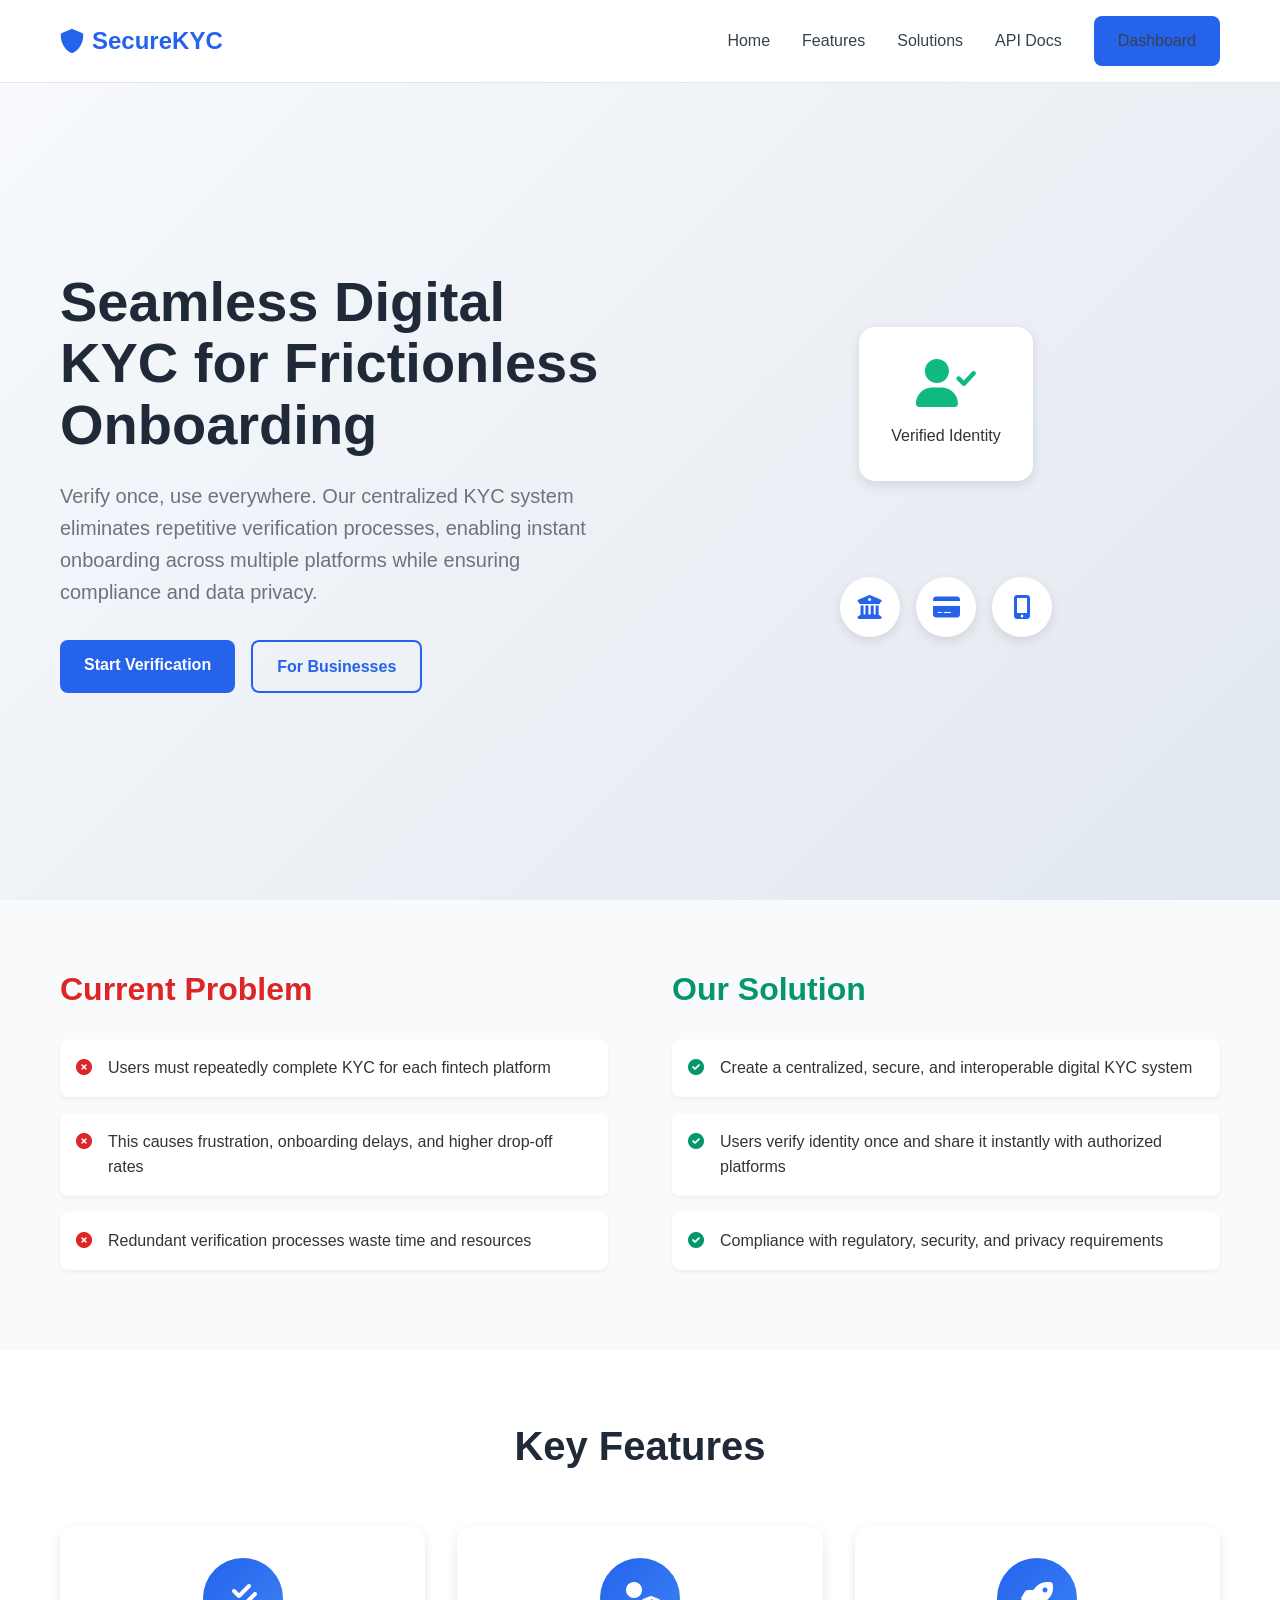
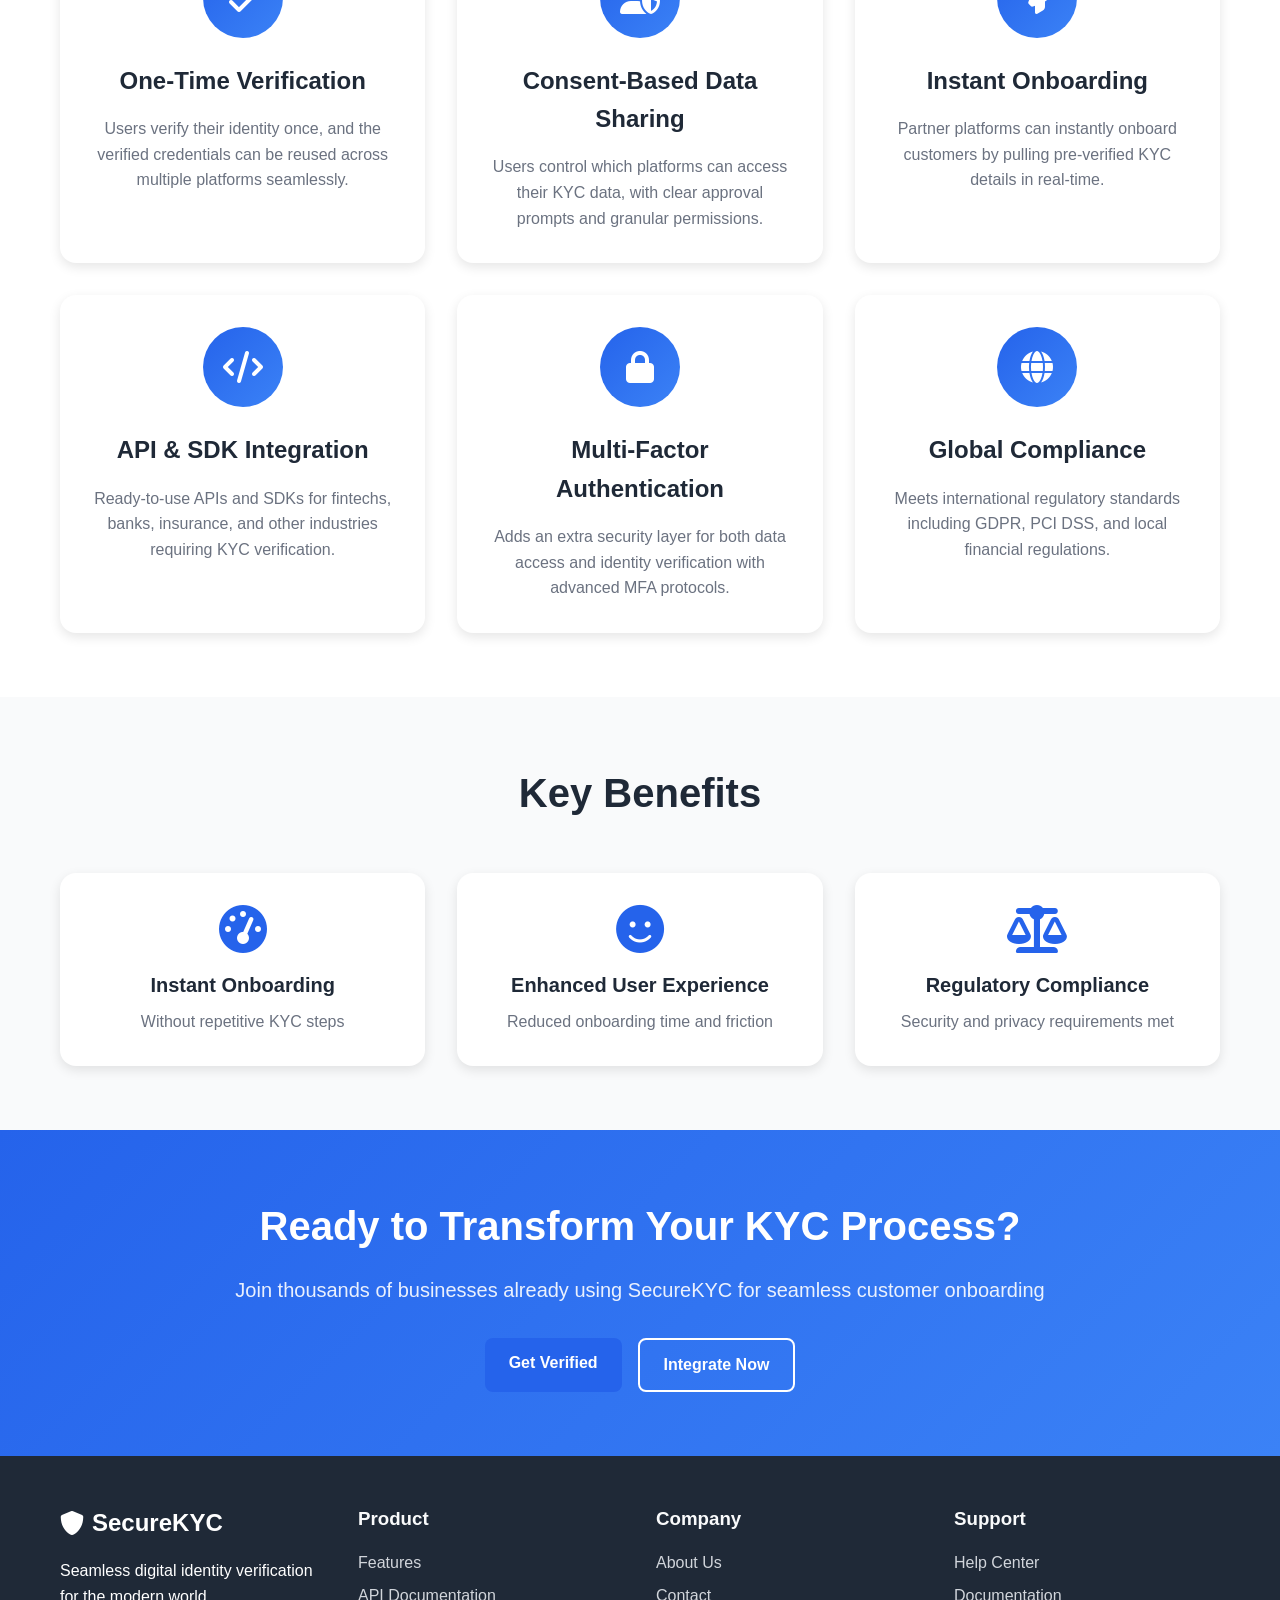
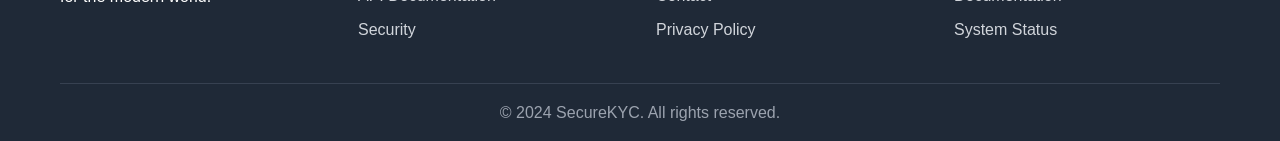
<file: index.html>
<!DOCTYPE html>
<html lang="en">
<head>
    <meta charset="UTF-8">
    <meta name="viewport" content="width=device-width, initial-scale=1.0">
    <title>SecureKYC - Seamless Digital Identity Verification</title>
    <link href="https://cdnjs.cloudflare.com/ajax/libs/font-awesome/6.0.0/css/all.min.css" rel="stylesheet">
    <link href="styles.css" rel="stylesheet">
</head>
<body>
    <!-- Navigation -->
    <nav class="navbar">
        <div class="nav-container">
            <div class="nav-logo">
                <i class="fas fa-shield-alt"></i>
                <span>SecureKYC</span>
            </div>
            <ul class="nav-menu">
                <li><a href="#home">Home</a></li>
                <li><a href="#features">Features</a></li>
                <li><a href="#solutions">Solutions</a></li>
                <li><a href="api-docs.html">API Docs</a></li>
                <li><a href="dashboard.html" class="btn-primary">Dashboard</a></li>
            </ul>
            <div class="hamburger">
                <span></span>
                <span></span>
                <span></span>
            </div>
        </div>
    </nav>

    <!-- Hero Section -->
    <section id="home" class="hero">
        <div class="hero-container">
            <div class="hero-content">
                <h1>Seamless Digital KYC for Frictionless Onboarding</h1>
                <p>Verify once, use everywhere. Our centralized KYC system eliminates repetitive verification processes, enabling instant onboarding across multiple platforms while ensuring compliance and data privacy.</p>
                <div class="hero-buttons">
                    <a href="verification.html" class="btn-primary">Start Verification</a>
                    <a href="platform-integration.html" class="btn-secondary">For Businesses</a>
                </div>
            </div>
            <div class="hero-image">
                <div class="kyc-visual">
                    <div class="verification-card">
                        <i class="fas fa-user-check"></i>
                        <span>Verified Identity</span>
                    </div>
                    <div class="connection-lines"></div>
                    <div class="platform-icons">
                        <div class="platform-icon"><i class="fas fa-university"></i></div>
                        <div class="platform-icon"><i class="fas fa-credit-card"></i></div>
                        <div class="platform-icon"><i class="fas fa-mobile-alt"></i></div>
                    </div>
                </div>
            </div>
        </div>
    </section>

    <!-- Problem Statement -->
    <section class="problem-section">
        <div class="container">
            <div class="problem-content">
                <div class="problem-current">
                    <h2>Current Problem</h2>
                    <ul>
                        <li><i class="fas fa-times-circle"></i> Users must repeatedly complete KYC for each fintech platform</li>
                        <li><i class="fas fa-times-circle"></i> This causes frustration, onboarding delays, and higher drop-off rates</li>
                        <li><i class="fas fa-times-circle"></i> Redundant verification processes waste time and resources</li>
                    </ul>
                </div>
                <div class="problem-solution">
                    <h2>Our Solution</h2>
                    <ul>
                        <li><i class="fas fa-check-circle"></i> Create a centralized, secure, and interoperable digital KYC system</li>
                        <li><i class="fas fa-check-circle"></i> Users verify identity once and share it instantly with authorized platforms</li>
                        <li><i class="fas fa-check-circle"></i> Compliance with regulatory, security, and privacy requirements</li>
                    </ul>
                </div>
            </div>
        </div>
    </section>

    <!-- Features Section -->
    <section id="features" class="features">
        <div class="container">
            <h2>Key Features</h2>
            <div class="features-grid">
                <div class="feature-card">
                    <div class="feature-icon">
                        <i class="fas fa-check-double"></i>
                    </div>
                    <h3>One-Time Verification</h3>
                    <p>Users verify their identity once, and the verified credentials can be reused across multiple platforms seamlessly.</p>
                </div>
                <div class="feature-card">
                    <div class="feature-icon">
                        <i class="fas fa-user-shield"></i>
                    </div>
                    <h3>Consent-Based Data Sharing</h3>
                    <p>Users control which platforms can access their KYC data, with clear approval prompts and granular permissions.</p>
                </div>
                <div class="feature-card">
                    <div class="feature-icon">
                        <i class="fas fa-rocket"></i>
                    </div>
                    <h3>Instant Onboarding</h3>
                    <p>Partner platforms can instantly onboard customers by pulling pre-verified KYC details in real-time.</p>
                </div>
                <div class="feature-card">
                    <div class="feature-icon">
                        <i class="fas fa-code"></i>
                    </div>
                    <h3>API & SDK Integration</h3>
                    <p>Ready-to-use APIs and SDKs for fintechs, banks, insurance, and other industries requiring KYC verification.</p>
                </div>
                <div class="feature-card">
                    <div class="feature-icon">
                        <i class="fas fa-lock"></i>
                    </div>
                    <h3>Multi-Factor Authentication</h3>
                    <p>Adds an extra security layer for both data access and identity verification with advanced MFA protocols.</p>
                </div>
                <div class="feature-card">
                    <div class="feature-icon">
                        <i class="fas fa-globe"></i>
                    </div>
                    <h3>Global Compliance</h3>
                    <p>Meets international regulatory standards including GDPR, PCI DSS, and local financial regulations.</p>
                </div>
            </div>
        </div>
    </section>

    <!-- Benefits Section -->
    <section class="benefits">
        <div class="container">
            <h2>Key Benefits</h2>
            <div class="benefits-grid">
                <div class="benefit-item">
                    <i class="fas fa-tachometer-alt"></i>
                    <h3>Instant Onboarding</h3>
                    <p>Without repetitive KYC steps</p>
                </div>
                <div class="benefit-item">
                    <i class="fas fa-smile"></i>
                    <h3>Enhanced User Experience</h3>
                    <p>Reduced onboarding time and friction</p>
                </div>
                <div class="benefit-item">
                    <i class="fas fa-balance-scale"></i>
                    <h3>Regulatory Compliance</h3>
                    <p>Security and privacy requirements met</p>
                </div>
            </div>
        </div>
    </section>

    <!-- CTA Section -->
    <section class="cta">
        <div class="container">
            <h2>Ready to Transform Your KYC Process?</h2>
            <p>Join thousands of businesses already using SecureKYC for seamless customer onboarding</p>
            <div class="cta-buttons">
                <a href="verification.html" class="btn-primary">Get Verified</a>
                <a href="platform-integration.html" class="btn-secondary">Integrate Now</a>
            </div>
        </div>
    </section>

    <!-- Footer -->
    <footer class="footer">
        <div class="container">
            <div class="footer-content">
                <div class="footer-section">
                    <div class="footer-logo">
                        <i class="fas fa-shield-alt"></i>
                        <span>SecureKYC</span>
                    </div>
                    <p>Seamless digital identity verification for the modern world.</p>
                </div>
                <div class="footer-section">
                    <h3>Product</h3>
                    <ul>
                        <li><a href="#features">Features</a></li>
                        <li><a href="api-docs.html">API Documentation</a></li>
                        <li><a href="security.html">Security</a></li>
                    </ul>
                </div>
                <div class="footer-section">
                    <h3>Company</h3>
                    <ul>
                        <li><a href="#about">About Us</a></li>
                        <li><a href="#contact">Contact</a></li>
                        <li><a href="#privacy">Privacy Policy</a></li>
                    </ul>
                </div>
                <div class="footer-section">
                    <h3>Support</h3>
                    <ul>
                        <li><a href="#help">Help Center</a></li>
                        <li><a href="#docs">Documentation</a></li>
                        <li><a href="#status">System Status</a></li>
                    </ul>
                </div>
            </div>
            <div class="footer-bottom">
                <p>&copy; 2024 SecureKYC. All rights reserved.</p>
            </div>
        </div>
    </footer>

    <script src="script.js"></script>
</body>
</html>
</file>
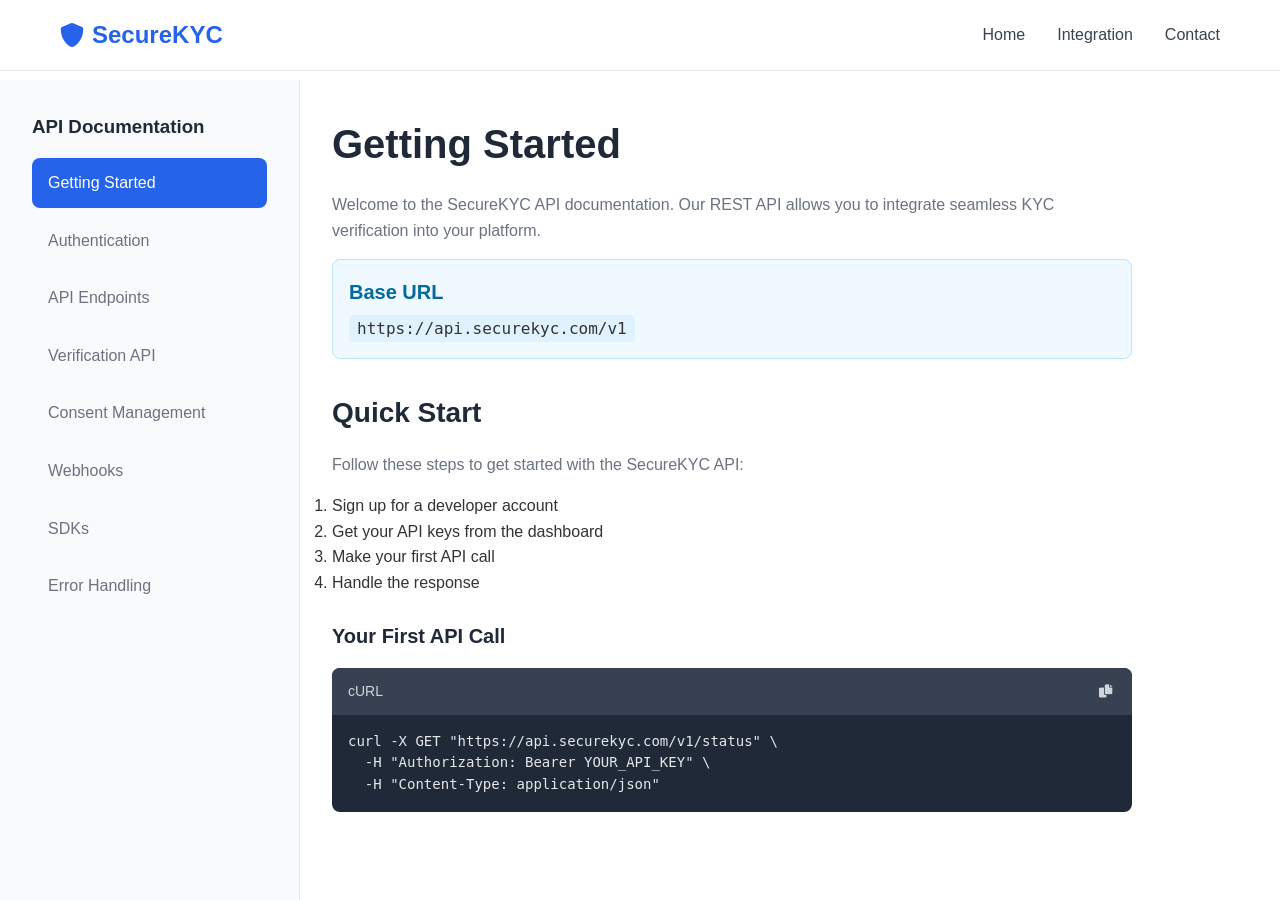
<file: api-docs.html>
<!DOCTYPE html>
<html lang="en">
<head>
    <meta charset="UTF-8">
    <meta name="viewport" content="width=device-width, initial-scale=1.0">
    <title>API Documentation - SecureKYC</title>
    <link href="https://cdnjs.cloudflare.com/ajax/libs/font-awesome/6.0.0/css/all.min.css" rel="stylesheet">
    <link href="styles.css" rel="stylesheet">
</head>
<body>
    <!-- Navigation -->
    <nav class="navbar">
        <div class="nav-container">
            <div class="nav-logo">
                <a href="index.html">
                    <i class="fas fa-shield-alt"></i>
                    <span>SecureKYC</span>
                </a>
            </div>
            <ul class="nav-menu">
                <li><a href="index.html">Home</a></li>
                <li><a href="platform-integration.html">Integration</a></li>
                <li><a href="#contact">Contact</a></li>
            </ul>
        </div>
    </nav>

    <div class="docs-container">
        <!-- Sidebar -->
        <aside class="docs-sidebar">
            <div class="sidebar-content">
                <h3>API Documentation</h3>
                <ul class="docs-menu">
                    <li><a href="#getting-started" class="active">Getting Started</a></li>
                    <li><a href="#authentication">Authentication</a></li>
                    <li><a href="#endpoints">API Endpoints</a></li>
                    <li><a href="#verification">Verification API</a></li>
                    <li><a href="#consent">Consent Management</a></li>
                    <li><a href="#webhooks">Webhooks</a></li>
                    <li><a href="#sdks">SDKs</a></li>
                    <li><a href="#errors">Error Handling</a></li>
                </ul>
            </div>
        </aside>

        <!-- Main Content -->
        <main class="docs-main">
            <!-- Getting Started -->
            <section id="getting-started" class="docs-section active">
                <h1>Getting Started</h1>
                <p>Welcome to the SecureKYC API documentation. Our REST API allows you to integrate seamless KYC verification into your platform.</p>

                <div class="info-box">
                    <h3>Base URL</h3>
                    <code>https://api.securekyc.com/v1</code>
                </div>

                <h2>Quick Start</h2>
                <p>Follow these steps to get started with the SecureKYC API:</p>
                <ol>
                    <li>Sign up for a developer account</li>
                    <li>Get your API keys from the dashboard</li>
                    <li>Make your first API call</li>
                    <li>Handle the response</li>
                </ol>

                <h3>Your First API Call</h3>
                <div class="code-block">
                    <div class="code-header">
                        <span>cURL</span>
                        <button class="copy-btn"><i class="fas fa-copy"></i></button>
                    </div>
                    <pre><code>curl -X GET "https://api.securekyc.com/v1/status" \
  -H "Authorization: Bearer YOUR_API_KEY" \
  -H "Content-Type: application/json"</code></pre>
                </div>
            </section>

            <!-- Authentication -->
            <section id="authentication" class="docs-section">
                <h1>Authentication</h1>
                <p>The SecureKYC API uses API keys for authentication. Include your API key in the Authorization header of every request.</p>

                <h2>API Key Authentication</h2>
                <div class="code-block">
                    <div class="code-header">
                        <span>Header</span>
                        <button class="copy-btn"><i class="fas fa-copy"></i></button>
                    </div>
                    <pre><code>Authorization: Bearer YOUR_API_KEY</code></pre>
                </div>

                <div class="warning-box">
                    <i class="fas fa-exclamation-triangle"></i>
                    <p><strong>Keep your API keys secure!</strong> Never expose them in client-side code or public repositories.</p>
                </div>

                <h2>Rate Limiting</h2>
                <p>API requests are rate limited to ensure fair usage:</p>
                <ul>
                    <li><strong>Starter:</strong> 100 requests per minute</li>
                    <li><strong>Professional:</strong> 1000 requests per minute</li>
                    <li><strong>Enterprise:</strong> Custom limits</li>
                </ul>
            </section>

            <!-- API Endpoints -->
            <section id="endpoints" class="docs-section">
                <h1>API Endpoints</h1>
                <p>Overview of all available API endpoints:</p>

                <div class="endpoints-list">
                    <div class="endpoint-item">
                        <div class="endpoint-method get">GET</div>
                        <div class="endpoint-path">/status</div>
                        <div class="endpoint-description">Check API status</div>
                    </div>
                    <div class="endpoint-item">
                        <div class="endpoint-method post">POST</div>
                        <div class="endpoint-path">/verification/initiate</div>
                        <div class="endpoint-description">Start verification process</div>
                    </div>
                    <div class="endpoint-item">
                        <div class="endpoint-method get">GET</div>
                        <div class="endpoint-path">/verification/{id}</div>
                        <div class="endpoint-description">Get verification status</div>
                    </div>
                    <div class="endpoint-item">
                        <div class="endpoint-method post">POST</div>
                        <div class="endpoint-path">/consent/request</div>
                        <div class="endpoint-description">Request data consent</div>
                    </div>
                    <div class="endpoint-item">
                        <div class="endpoint-method get">GET</div>
                        <div class="endpoint-path">/user/{id}/data</div>
                        <div class="endpoint-description">Retrieve user KYC data</div>
                    </div>
                </div>
            </section>

            <!-- Verification API -->
            <section id="verification" class="docs-section">
                <h1>Verification API</h1>
                <p>The verification API allows you to initiate and check the status of KYC verifications.</p>

                <h2>Initiate Verification</h2>
                <div class="endpoint-details">
                    <div class="endpoint-header">
                        <span class="method post">POST</span>
                        <span class="path">/verification/initiate</span>
                    </div>
                </div>

                <h3>Request Body</h3>
                <div class="code-block">
                    <div class="code-header">
                        <span>JSON</span>
                        <button class="copy-btn"><i class="fas fa-copy"></i></button>
                    </div>
                    <pre><code>{
  "user_id": "user_12345",
  "callback_url": "https://yourapp.com/webhook",
  "verification_type": "full",
  "required_documents": ["government_id", "address_proof"]
}</code></pre>
                </div>

                <h3>Response</h3>
                <div class="code-block">
                    <div class="code-header">
                        <span>JSON</span>
                        <button class="copy-btn"><i class="fas fa-copy"></i></button>
                    </div>
                    <pre><code>{
  "verification_id": "ver_abcd1234",
  "status": "initiated",
  "verification_url": "https://verify.securekyc.com/ver_abcd1234",
  "expires_at": "2024-01-20T10:30:00Z"
}</code></pre>
                </div>

                <h2>Check Verification Status</h2>
                <div class="endpoint-details">
                    <div class="endpoint-header">
                        <span class="method get">GET</span>
                        <span class="path">/verification/{verification_id}</span>
                    </div>
                </div>

                <h3>Response</h3>
                <div class="code-block">
                    <div class="code-header">
                        <span>JSON</span>
                        <button class="copy-btn"><i class="fas fa-copy"></i></button>
                    </div>
                    <pre><code>{
  "verification_id": "ver_abcd1234",
  "status": "completed",
  "result": "verified",
  "user_data": {
    "name": "John Doe",
    "email": "john@example.com",
    "verified_at": "2024-01-15T14:30:00Z"
  }
}</code></pre>
                </div>
            </section>

            <!-- Consent Management -->
            <section id="consent" class="docs-section">
                <h1>Consent Management</h1>
                <p>Manage user consent for data sharing across platforms.</p>

                <h2>Request Data Consent</h2>
                <div class="endpoint-details">
                    <div class="endpoint-header">
                        <span class="method post">POST</span>
                        <span class="path">/consent/request</span>
                    </div>
                </div>

                <h3>Request Body</h3>
                <div class="code-block">
                    <div class="code-header">
                        <span>JSON</span>
                        <button class="copy-btn"><i class="fas fa-copy"></i></button>
                    </div>
                    <pre><code>{
  "user_id": "user_12345",
  "platform_id": "platform_xyz",
  "requested_data": ["personal_info", "address", "documents"],
  "purpose": "Account verification for banking services"
}</code></pre>
                </div>

                <h2>Retrieve User Data</h2>
                <div class="endpoint-details">
                    <div class="endpoint-header">
                        <span class="method get">GET</span>
                        <span class="path">/user/{user_id}/data</span>
                    </div>
                </div>

                <p>This endpoint requires valid consent from the user.</p>

                <h3>Query Parameters</h3>
                <table class="params-table">
                    <thead>
                        <tr>
                            <th>Parameter</th>
                            <th>Type</th>
                            <th>Description</th>
                        </tr>
                    </thead>
                    <tbody>
                        <tr>
                            <td>consent_token</td>
                            <td>string</td>
                            <td>Valid consent token from user</td>
                        </tr>
                        <tr>
                            <td>fields</td>
                            <td>array</td>
                            <td>Specific data fields to retrieve</td>
                        </tr>
                    </tbody>
                </table>
            </section>

            <!-- Webhooks -->
            <section id="webhooks" class="docs-section">
                <h1>Webhooks</h1>
                <p>Webhooks allow you to receive real-time notifications about verification status changes.</p>

                <h2>Webhook Events</h2>
                <ul>
                    <li><code>verification.completed</code> - Verification process completed</li>
                    <li><code>verification.failed</code> - Verification failed</li>
                    <li><code>consent.granted</code> - User granted data consent</li>
                    <li><code>consent.revoked</code> - User revoked data consent</li>
                </ul>

                <h2>Webhook Payload</h2>
                <div class="code-block">
                    <div class="code-header">
                        <span>JSON</span>
                        <button class="copy-btn"><i class="fas fa-copy"></i></button>
                    </div>
                    <pre><code>{
  "event": "verification.completed",
  "data": {
    "verification_id": "ver_abcd1234",
    "user_id": "user_12345",
    "status": "verified",
    "timestamp": "2024-01-15T14:30:00Z"
  }
}</code></pre>
                </div>
            </section>

            <!-- SDKs -->
            <section id="sdks" class="docs-section">
                <h1>SDKs</h1>
                <p>Official SDKs for popular programming languages:</p>

                <div class="sdk-grid">
                    <div class="sdk-card">
                        <div class="sdk-icon">
                            <i class="fab fa-js-square"></i>
                        </div>
                        <h3>JavaScript/Node.js</h3>
                        <div class="code-block">
                            <pre><code>npm install @securekyc/node-sdk</code></pre>
                        </div>
                    </div>

                    <div class="sdk-card">
                        <div class="sdk-icon">
                            <i class="fab fa-python"></i>
                        </div>
                        <h3>Python</h3>
                        <div class="code-block">
                            <pre><code>pip install securekyc-python</code></pre>
                        </div>
                    </div>

                    <div class="sdk-card">
                        <div class="sdk-icon">
                            <i class="fab fa-java"></i>
                        </div>
                        <h3>Java</h3>
                        <div class="code-block">
                            <pre><code>implementation 'com.securekyc:java-sdk:1.0.0'</code></pre>
                        </div>
                    </div>

                    <div class="sdk-card">
                        <div class="sdk-icon">
                            <i class="fab fa-php"></i>
                        </div>
                        <h3>PHP</h3>
                        <div class="code-block">
                            <pre><code>composer require securekyc/php-sdk</code></pre>
                        </div>
                    </div>
                </div>
            </section>

            <!-- Error Handling -->
            <section id="errors" class="docs-section">
                <h1>Error Handling</h1>
                <p>The API uses conventional HTTP response codes to indicate success or failure.</p>

                <h2>HTTP Status Codes</h2>
                <table class="error-table">
                    <thead>
                        <tr>
                            <th>Code</th>
                            <th>Description</th>
                        </tr>
                    </thead>
                    <tbody>
                        <tr>
                            <td>200</td>
                            <td>OK - Request successful</td>
                        </tr>
                        <tr>
                            <td>400</td>
                            <td>Bad Request - Invalid request parameters</td>
                        </tr>
                        <tr>
                            <td>401</td>
                            <td>Unauthorized - Invalid API key</td>
                        </tr>
                        <tr>
                            <td>403</td>
                            <td>Forbidden - Insufficient permissions</td>
                        </tr>
                        <tr>
                            <td>404</td>
                            <td>Not Found - Resource not found</td>
                        </tr>
                        <tr>
                            <td>429</td>
                            <td>Too Many Requests - Rate limit exceeded</td>
                        </tr>
                        <tr>
                            <td>500</td>
                            <td>Internal Server Error - Server error</td>
                        </tr>
                    </tbody>
                </table>

                <h2>Error Response Format</h2>
                <div class="code-block">
                    <div class="code-header">
                        <span>JSON</span>
                        <button class="copy-btn"><i class="fas fa-copy"></i></button>
                    </div>
                    <pre><code>{
  "error": {
    "code": "invalid_request",
    "message": "The request is missing required parameters",
    "details": {
      "missing_fields": ["user_id", "verification_type"]
    }
  }
}</code></pre>
                </div>
            </section>
        </main>
    </div>

    <script src="script.js"></script>
</body>
</html>
</file>
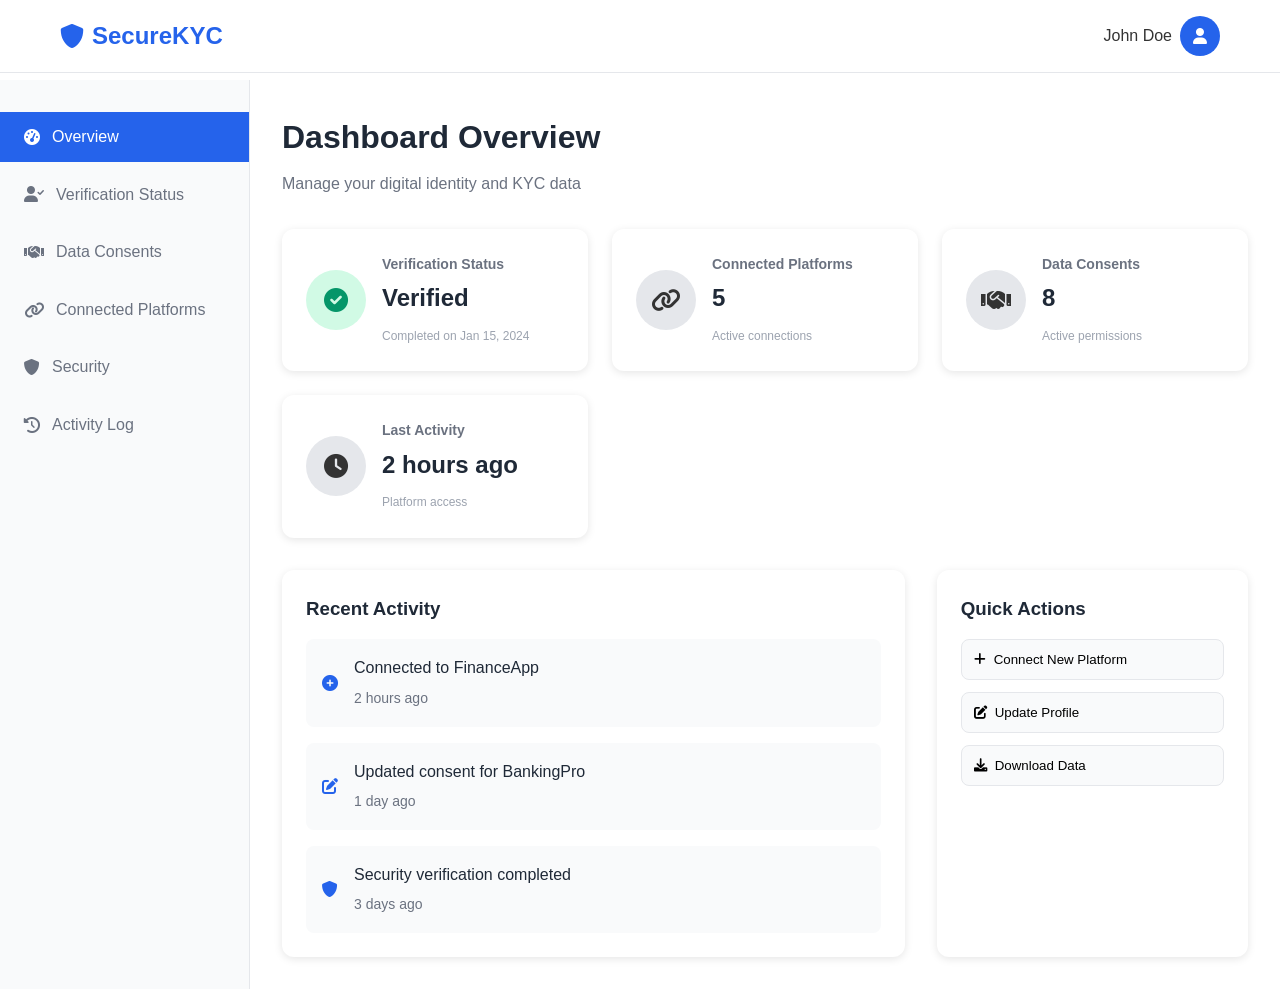
<file: dashboard.html>
<!DOCTYPE html>
<html lang="en">
<head>
    <meta charset="UTF-8">
    <meta name="viewport" content="width=device-width, initial-scale=1.0">
    <title>Dashboard - SecureKYC</title>
    <link href="https://cdnjs.cloudflare.com/ajax/libs/font-awesome/6.0.0/css/all.min.css" rel="stylesheet">
    <link href="styles.css" rel="stylesheet">
</head>
<body>
    <!-- Navigation -->
    <nav class="navbar dashboard-nav">
        <div class="nav-container">
            <div class="nav-logo">
                <i class="fas fa-shield-alt"></i>
                <span>SecureKYC</span>
            </div>
            <div class="nav-user">
                <div class="user-info">
                    <span>John Doe</span>
                    <div class="user-avatar">
                        <i class="fas fa-user"></i>
                    </div>
                </div>
                <div class="user-dropdown">
                    <a href="#profile">Profile</a>
                    <a href="#settings">Settings</a>
                    <a href="index.html">Logout</a>
                </div>
            </div>
        </div>
    </nav>

    <div class="dashboard-container">
        <!-- Sidebar -->
        <aside class="sidebar">
            <ul class="sidebar-menu">
                <li class="active">
                    <a href="#overview">
                        <i class="fas fa-tachometer-alt"></i>
                        <span>Overview</span>
                    </a>
                </li>
                <li>
                    <a href="#verification">
                        <i class="fas fa-user-check"></i>
                        <span>Verification Status</span>
                    </a>
                </li>
                <li>
                    <a href="#consents">
                        <i class="fas fa-handshake"></i>
                        <span>Data Consents</span>
                    </a>
                </li>
                <li>
                    <a href="#connected-platforms">
                        <i class="fas fa-link"></i>
                        <span>Connected Platforms</span>
                    </a>
                </li>
                <li>
                    <a href="#security">
                        <i class="fas fa-shield-alt"></i>
                        <span>Security</span>
                    </a>
                </li>
                <li>
                    <a href="#activity">
                        <i class="fas fa-history"></i>
                        <span>Activity Log</span>
                    </a>
                </li>
            </ul>
        </aside>

        <!-- Main Content -->
        <main class="dashboard-main">
            <!-- Overview Section -->
            <section id="overview" class="dashboard-section active">
                <div class="section-header">
                    <h1>Dashboard Overview</h1>
                    <p>Manage your digital identity and KYC data</p>
                </div>

                <div class="stats-grid">
                    <div class="stat-card">
                        <div class="stat-icon verified">
                            <i class="fas fa-check-circle"></i>
                        </div>
                        <div class="stat-content">
                            <h3>Verification Status</h3>
                            <p class="stat-value">Verified</p>
                            <span class="stat-date">Completed on Jan 15, 2024</span>
                        </div>
                    </div>
                    <div class="stat-card">
                        <div class="stat-icon">
                            <i class="fas fa-link"></i>
                        </div>
                        <div class="stat-content">
                            <h3>Connected Platforms</h3>
                            <p class="stat-value">5</p>
                            <span class="stat-date">Active connections</span>
                        </div>
                    </div>
                    <div class="stat-card">
                        <div class="stat-icon">
                            <i class="fas fa-handshake"></i>
                        </div>
                        <div class="stat-content">
                            <h3>Data Consents</h3>
                            <p class="stat-value">8</p>
                            <span class="stat-date">Active permissions</span>
                        </div>
                    </div>
                    <div class="stat-card">
                        <div class="stat-icon">
                            <i class="fas fa-clock"></i>
                        </div>
                        <div class="stat-content">
                            <h3>Last Activity</h3>
                            <p class="stat-value">2 hours ago</p>
                            <span class="stat-date">Platform access</span>
                        </div>
                    </div>
                </div>

                <div class="dashboard-grid">
                    <div class="dashboard-card">
                        <h3>Recent Activity</h3>
                        <div class="activity-list">
                            <div class="activity-item">
                                <i class="fas fa-plus-circle"></i>
                                <div class="activity-content">
                                    <p>Connected to FinanceApp</p>
                                    <span>2 hours ago</span>
                                </div>
                            </div>
                            <div class="activity-item">
                                <i class="fas fa-edit"></i>
                                <div class="activity-content">
                                    <p>Updated consent for BankingPro</p>
                                    <span>1 day ago</span>
                                </div>
                            </div>
                            <div class="activity-item">
                                <i class="fas fa-shield-alt"></i>
                                <div class="activity-content">
                                    <p>Security verification completed</p>
                                    <span>3 days ago</span>
                                </div>
                            </div>
                        </div>
                    </div>

                    <div class="dashboard-card">
                        <h3>Quick Actions</h3>
                        <div class="quick-actions">
                            <button class="action-btn">
                                <i class="fas fa-plus"></i>
                                Connect New Platform
                            </button>
                            <button class="action-btn">
                                <i class="fas fa-edit"></i>
                                Update Profile
                            </button>
                            <button class="action-btn">
                                <i class="fas fa-download"></i>
                                Download Data
                            </button>
                        </div>
                    </div>
                </div>
            </section>

            <!-- Verification Status Section -->
            <section id="verification" class="dashboard-section">
                <div class="section-header">
                    <h1>Verification Status</h1>
                    <p>Your identity verification details</p>
                </div>

                <div class="verification-card">
                    <div class="verification-header">
                        <div class="verification-status verified">
                            <i class="fas fa-check-circle"></i>
                            <span>Verified</span>
                        </div>
                        <div class="verification-date">
                            Verified on January 15, 2024
                        </div>
                    </div>

                    <div class="verification-details">
                        <div class="detail-group">
                            <h3>Personal Information</h3>
                            <div class="detail-item">
                                <span class="label">Full Name:</span>
                                <span class="value">John Doe</span>
                                <i class="fas fa-check-circle verified-icon"></i>
                            </div>
                            <div class="detail-item">
                                <span class="label">Date of Birth:</span>
                                <span class="value">January 1, 1990</span>
                                <i class="fas fa-check-circle verified-icon"></i>
                            </div>
                            <div class="detail-item">
                                <span class="label">Email:</span>
                                <span class="value">john.doe@example.com</span>
                                <i class="fas fa-check-circle verified-icon"></i>
                            </div>
                        </div>

                        <div class="detail-group">
                            <h3>Documents</h3>
                            <div class="detail-item">
                                <span class="label">Government ID:</span>
                                <span class="value">Driver's License</span>
                                <i class="fas fa-check-circle verified-icon"></i>
                            </div>
                            <div class="detail-item">
                                <span class="label">Address Proof:</span>
                                <span class="value">Utility Bill</span>
                                <i class="fas fa-check-circle verified-icon"></i>
                            </div>
                        </div>
                    </div>
                </div>
            </section>

            <!-- Data Consents Section -->
            <section id="consents" class="dashboard-section">
                <div class="section-header">
                    <h1>Data Consents</h1>
                    <p>Manage which platforms can access your KYC data</p>
                </div>

                <div class="consents-list">
                    <div class="consent-item">
                        <div class="consent-platform">
                            <div class="platform-logo">
                                <i class="fas fa-university"></i>
                            </div>
                            <div class="platform-info">
                                <h3>BankingPro</h3>
                                <p>Digital banking platform</p>
                            </div>
                        </div>
                        <div class="consent-permissions">
                            <div class="permission-item">
                                <span>Personal Information</span>
                                <label class="toggle">
                                    <input type="checkbox" checked>
                                    <span class="slider"></span>
                                </label>
                            </div>
                            <div class="permission-item">
                                <span>Address Details</span>
                                <label class="toggle">
                                    <input type="checkbox" checked>
                                    <span class="slider"></span>
                                </label>
                            </div>
                        </div>
                        <div class="consent-actions">
                            <button class="btn-secondary">Revoke</button>
                        </div>
                    </div>

                    <div class="consent-item">
                        <div class="consent-platform">
                            <div class="platform-logo">
                                <i class="fas fa-credit-card"></i>
                            </div>
                            <div class="platform-info">
                                <h3>FinanceApp</h3>
                                <p>Investment platform</p>
                            </div>
                        </div>
                        <div class="consent-permissions">
                            <div class="permission-item">
                                <span>Personal Information</span>
                                <label class="toggle">
                                    <input type="checkbox" checked>
                                    <span class="slider"></span>
                                </label>
                            </div>
                            <div class="permission-item">
                                <span>Income Verification</span>
                                <label class="toggle">
                                    <input type="checkbox">
                                    <span class="slider"></span>
                                </label>
                            </div>
                        </div>
                        <div class="consent-actions">
                            <button class="btn-secondary">Revoke</button>
                        </div>
                    </div>
                </div>
            </section>
        </main>
    </div>

    <script src="script.js"></script>
</body>
</html>
</file>
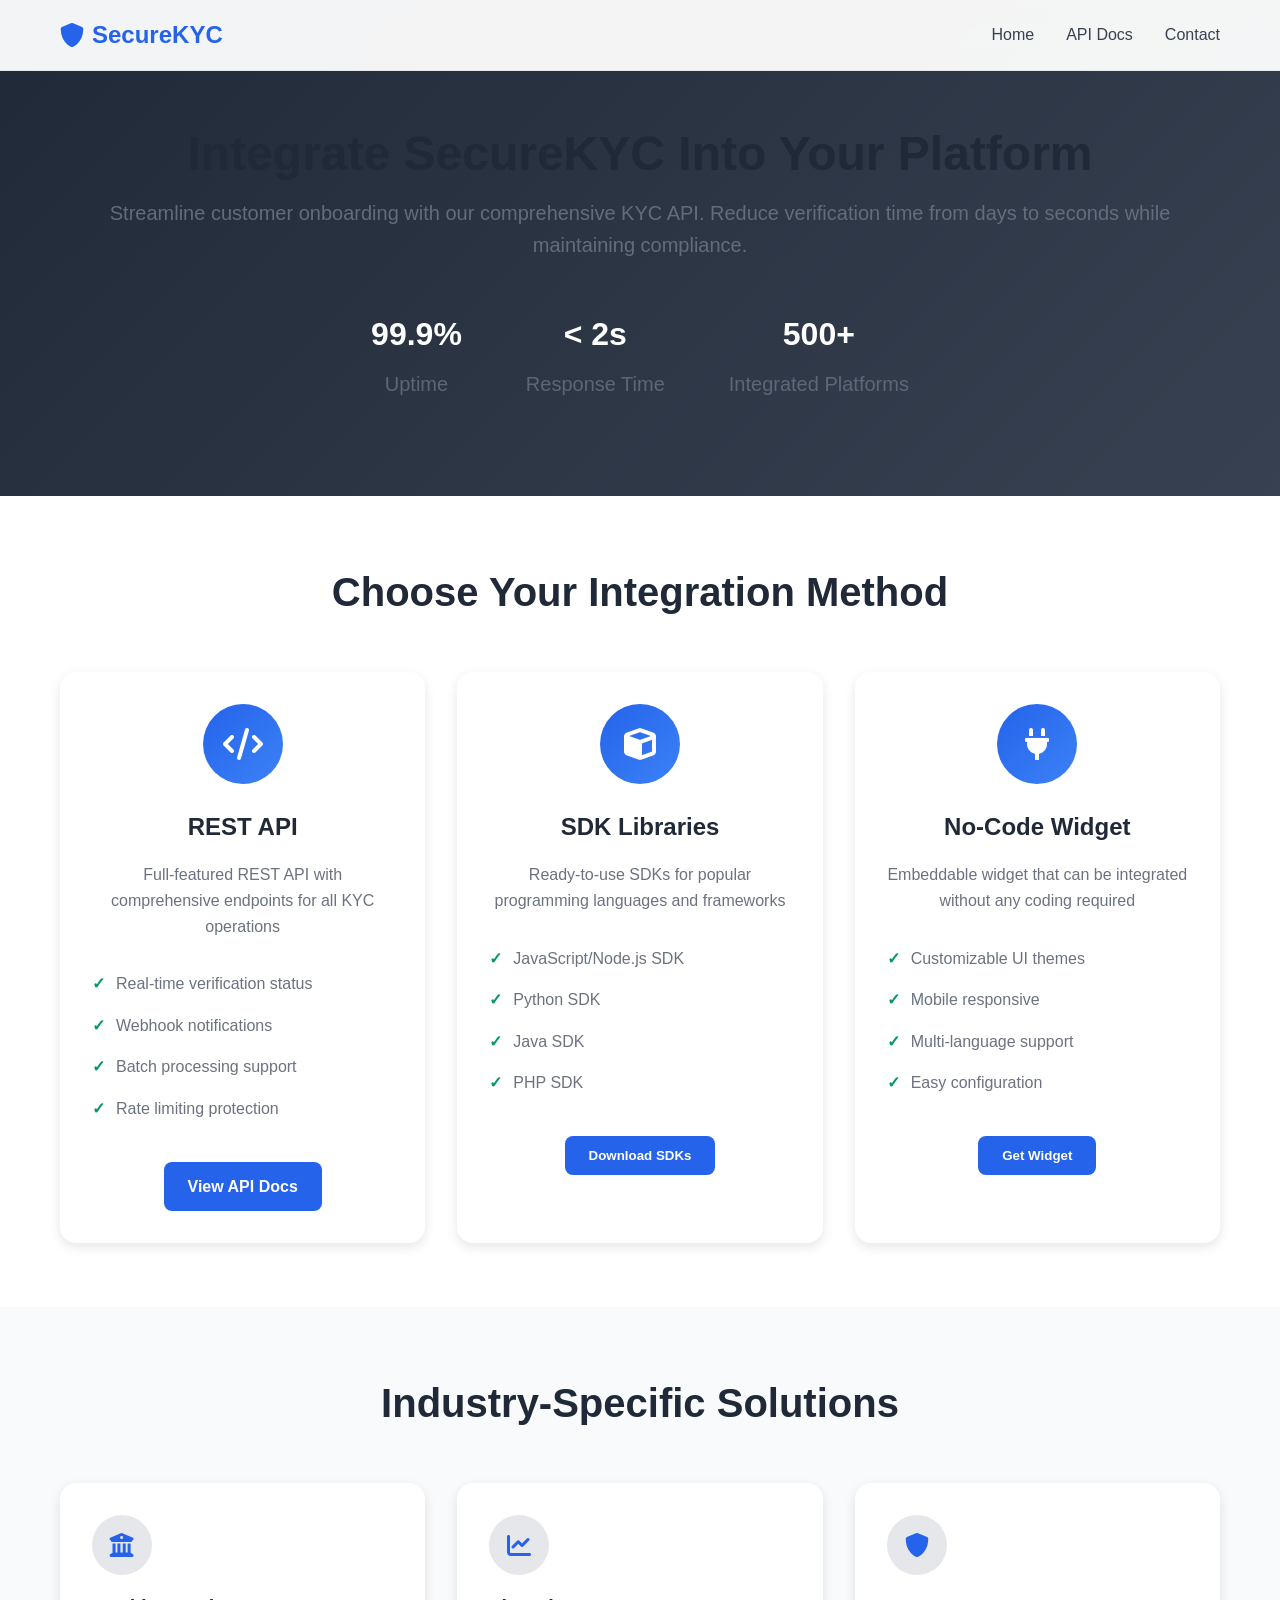
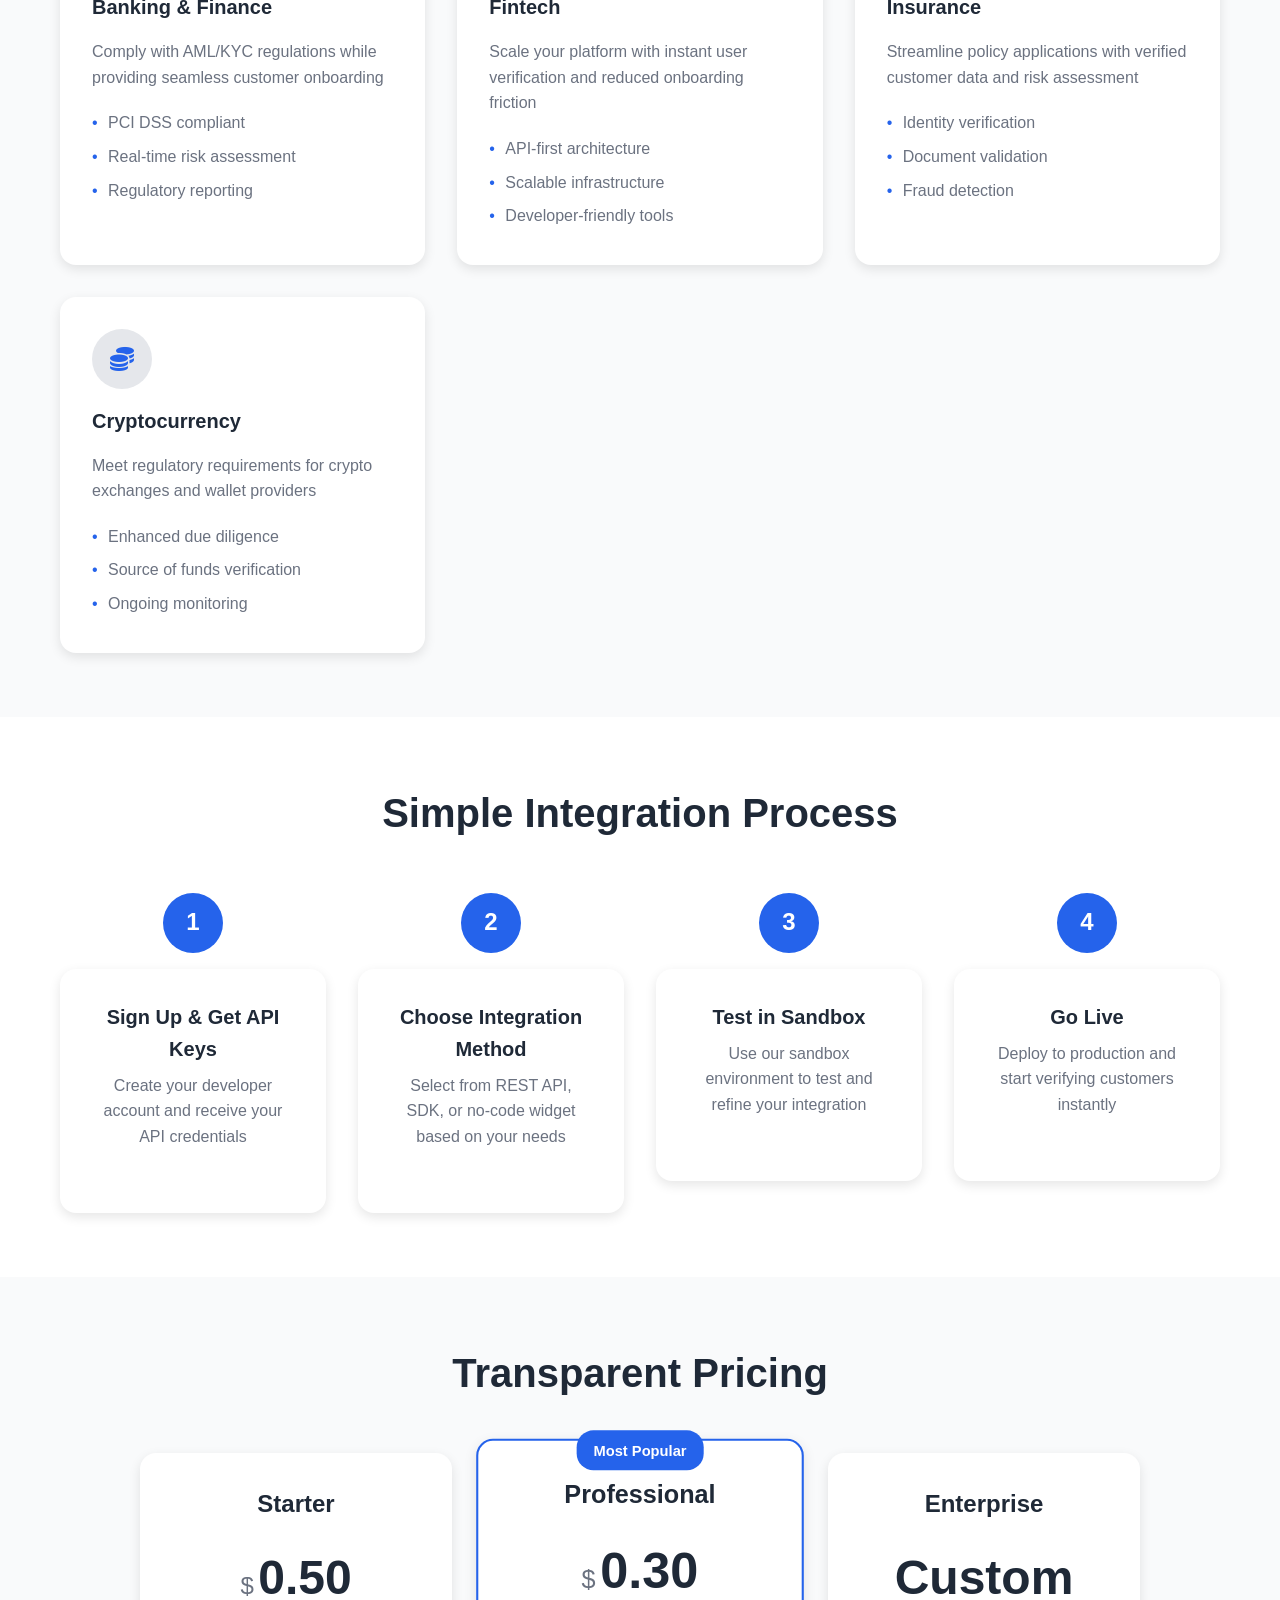
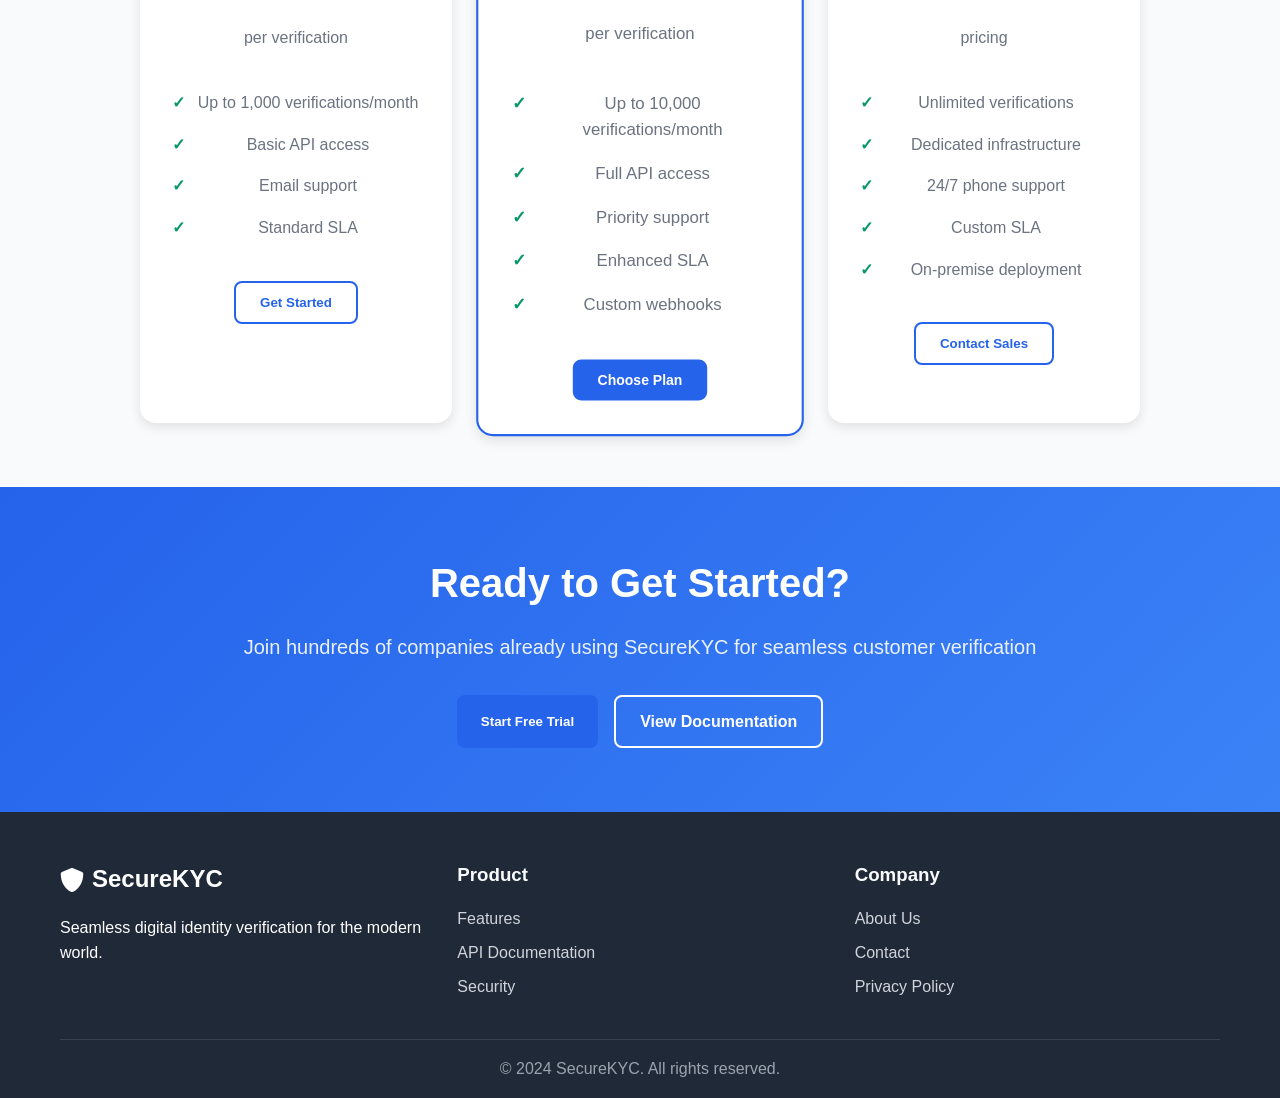
<file: platform-integration.html>
<!DOCTYPE html>
<html lang="en">
<head>
    <meta charset="UTF-8">
    <meta name="viewport" content="width=device-width, initial-scale=1.0">
    <title>Platform Integration - SecureKYC</title>
    <link href="https://cdnjs.cloudflare.com/ajax/libs/font-awesome/6.0.0/css/all.min.css" rel="stylesheet">
    <link href="styles.css" rel="stylesheet">
</head>
<body>
    <!-- Navigation -->
    <nav class="navbar">
        <div class="nav-container">
            <div class="nav-logo">
                <a href="index.html">
                    <i class="fas fa-shield-alt"></i>
                    <span>SecureKYC</span>
                </a>
            </div>
            <ul class="nav-menu">
                <li><a href="index.html">Home</a></li>
                <li><a href="api-docs.html">API Docs</a></li>
                <li><a href="#contact">Contact</a></li>
            </ul>
        </div>
    </nav>

    <!-- Hero Section -->
    <section class="integration-hero">
        <div class="container">
            <div class="hero-content">
                <h1>Integrate SecureKYC Into Your Platform</h1>
                <p>Streamline customer onboarding with our comprehensive KYC API. Reduce verification time from days to seconds while maintaining compliance.</p>
                <div class="hero-stats">
                    <div class="stat">
                        <h3>99.9%</h3>
                        <p>Uptime</p>
                    </div>
                    <div class="stat">
                        <h3>< 2s</h3>
                        <p>Response Time</p>
                    </div>
                    <div class="stat">
                        <h3>500+</h3>
                        <p>Integrated Platforms</p>
                    </div>
                </div>
            </div>
        </div>
    </section>

    <!-- Integration Options -->
    <section class="integration-options">
        <div class="container">
            <h2>Choose Your Integration Method</h2>
            <div class="options-grid">
                <div class="option-card">
                    <div class="option-icon">
                        <i class="fas fa-code"></i>
                    </div>
                    <h3>REST API</h3>
                    <p>Full-featured REST API with comprehensive endpoints for all KYC operations</p>
                    <ul class="option-features">
                        <li>Real-time verification status</li>
                        <li>Webhook notifications</li>
                        <li>Batch processing support</li>
                        <li>Rate limiting protection</li>
                    </ul>
                    <a href="api-docs.html" class="btn-primary">View API Docs</a>
                </div>

                <div class="option-card">
                    <div class="option-icon">
                        <i class="fas fa-cube"></i>
                    </div>
                    <h3>SDK Libraries</h3>
                    <p>Ready-to-use SDKs for popular programming languages and frameworks</p>
                    <ul class="option-features">
                        <li>JavaScript/Node.js SDK</li>
                        <li>Python SDK</li>
                        <li>Java SDK</li>
                        <li>PHP SDK</li>
                    </ul>
                    <button class="btn-primary">Download SDKs</button>
                </div>

                <div class="option-card">
                    <div class="option-icon">
                        <i class="fas fa-plug"></i>
                    </div>
                    <h3>No-Code Widget</h3>
                    <p>Embeddable widget that can be integrated without any coding required</p>
                    <ul class="option-features">
                        <li>Customizable UI themes</li>
                        <li>Mobile responsive</li>
                        <li>Multi-language support</li>
                        <li>Easy configuration</li>
                    </ul>
                    <button class="btn-primary">Get Widget</button>
                </div>
            </div>
        </div>
    </section>

    <!-- Industry Solutions -->
    <section class="industry-solutions">
        <div class="container">
            <h2>Industry-Specific Solutions</h2>
            <div class="industries-grid">
                <div class="industry-card">
                    <div class="industry-icon">
                        <i class="fas fa-university"></i>
                    </div>
                    <h3>Banking & Finance</h3>
                    <p>Comply with AML/KYC regulations while providing seamless customer onboarding</p>
                    <ul>
                        <li>PCI DSS compliant</li>
                        <li>Real-time risk assessment</li>
                        <li>Regulatory reporting</li>
                    </ul>
                </div>

                <div class="industry-card">
                    <div class="industry-icon">
                        <i class="fas fa-chart-line"></i>
                    </div>
                    <h3>Fintech</h3>
                    <p>Scale your platform with instant user verification and reduced onboarding friction</p>
                    <ul>
                        <li>API-first architecture</li>
                        <li>Scalable infrastructure</li>
                        <li>Developer-friendly tools</li>
                    </ul>
                </div>

                <div class="industry-card">
                    <div class="industry-icon">
                        <i class="fas fa-shield-alt"></i>
                    </div>
                    <h3>Insurance</h3>
                    <p>Streamline policy applications with verified customer data and risk assessment</p>
                    <ul>
                        <li>Identity verification</li>
                        <li>Document validation</li>
                        <li>Fraud detection</li>
                    </ul>
                </div>

                <div class="industry-card">
                    <div class="industry-icon">
                        <i class="fas fa-coins"></i>
                    </div>
                    <h3>Cryptocurrency</h3>
                    <p>Meet regulatory requirements for crypto exchanges and wallet providers</p>
                    <ul>
                        <li>Enhanced due diligence</li>
                        <li>Source of funds verification</li>
                        <li>Ongoing monitoring</li>
                    </ul>
                </div>
            </div>
        </div>
    </section>

    <!-- Integration Process -->
    <section class="integration-process">
        <div class="container">
            <h2>Simple Integration Process</h2>
            <div class="process-steps">
                <div class="process-step">
                    <div class="step-number">1</div>
                    <div class="step-content">
                        <h3>Sign Up & Get API Keys</h3>
                        <p>Create your developer account and receive your API credentials</p>
                    </div>
                </div>
                <div class="process-step">
                    <div class="step-number">2</div>
                    <div class="step-content">
                        <h3>Choose Integration Method</h3>
                        <p>Select from REST API, SDK, or no-code widget based on your needs</p>
                    </div>
                </div>
                <div class="process-step">
                    <div class="step-number">3</div>
                    <div class="step-content">
                        <h3>Test in Sandbox</h3>
                        <p>Use our sandbox environment to test and refine your integration</p>
                    </div>
                </div>
                <div class="process-step">
                    <div class="step-number">4</div>
                    <div class="step-content">
                        <h3>Go Live</h3>
                        <p>Deploy to production and start verifying customers instantly</p>
                    </div>
                </div>
            </div>
        </div>
    </section>

    <!-- Pricing -->
    <section class="pricing">
        <div class="container">
            <h2>Transparent Pricing</h2>
            <div class="pricing-grid">
                <div class="pricing-card">
                    <h3>Starter</h3>
                    <div class="price">
                        <span class="currency">$</span>
                        <span class="amount">0.50</span>
                        <span class="period">per verification</span>
                    </div>
                    <ul class="pricing-features">
                        <li>Up to 1,000 verifications/month</li>
                        <li>Basic API access</li>
                        <li>Email support</li>
                        <li>Standard SLA</li>
                    </ul>
                    <button class="btn-secondary">Get Started</button>
                </div>

                <div class="pricing-card featured">
                    <div class="popular-badge">Most Popular</div>
                    <h3>Professional</h3>
                    <div class="price">
                        <span class="currency">$</span>
                        <span class="amount">0.30</span>
                        <span class="period">per verification</span>
                    </div>
                    <ul class="pricing-features">
                        <li>Up to 10,000 verifications/month</li>
                        <li>Full API access</li>
                        <li>Priority support</li>
                        <li>Enhanced SLA</li>
                        <li>Custom webhooks</li>
                    </ul>
                    <button class="btn-primary">Choose Plan</button>
                </div>

                <div class="pricing-card">
                    <h3>Enterprise</h3>
                    <div class="price">
                        <span class="amount">Custom</span>
                        <span class="period">pricing</span>
                    </div>
                    <ul class="pricing-features">
                        <li>Unlimited verifications</li>
                        <li>Dedicated infrastructure</li>
                        <li>24/7 phone support</li>
                        <li>Custom SLA</li>
                        <li>On-premise deployment</li>
                    </ul>
                    <button class="btn-secondary">Contact Sales</button>
                </div>
            </div>
        </div>
    </section>

    <!-- CTA Section -->
    <section class="cta">
        <div class="container">
            <h2>Ready to Get Started?</h2>
            <p>Join hundreds of companies already using SecureKYC for seamless customer verification</p>
            <div class="cta-buttons">
                <button class="btn-primary">Start Free Trial</button>
                <a href="api-docs.html" class="btn-secondary">View Documentation</a>
            </div>
        </div>
    </section>

    <!-- Footer -->
    <footer class="footer">
        <div class="container">
            <div class="footer-content">
                <div class="footer-section">
                    <div class="footer-logo">
                        <i class="fas fa-shield-alt"></i>
                        <span>SecureKYC</span>
                    </div>
                    <p>Seamless digital identity verification for the modern world.</p>
                </div>
                <div class="footer-section">
                    <h3>Product</h3>
                    <ul>
                        <li><a href="#features">Features</a></li>
                        <li><a href="api-docs.html">API Documentation</a></li>
                        <li><a href="security.html">Security</a></li>
                    </ul>
                </div>
                <div class="footer-section">
                    <h3>Company</h3>
                    <ul>
                        <li><a href="#about">About Us</a></li>
                        <li><a href="#contact">Contact</a></li>
                        <li><a href="#privacy">Privacy Policy</a></li>
                    </ul>
                </div>
            </div>
            <div class="footer-bottom">
                <p>&copy; 2024 SecureKYC. All rights reserved.</p>
            </div>
        </div>
    </footer>

    <script src="script.js"></script>
</body>
</html>
</file>
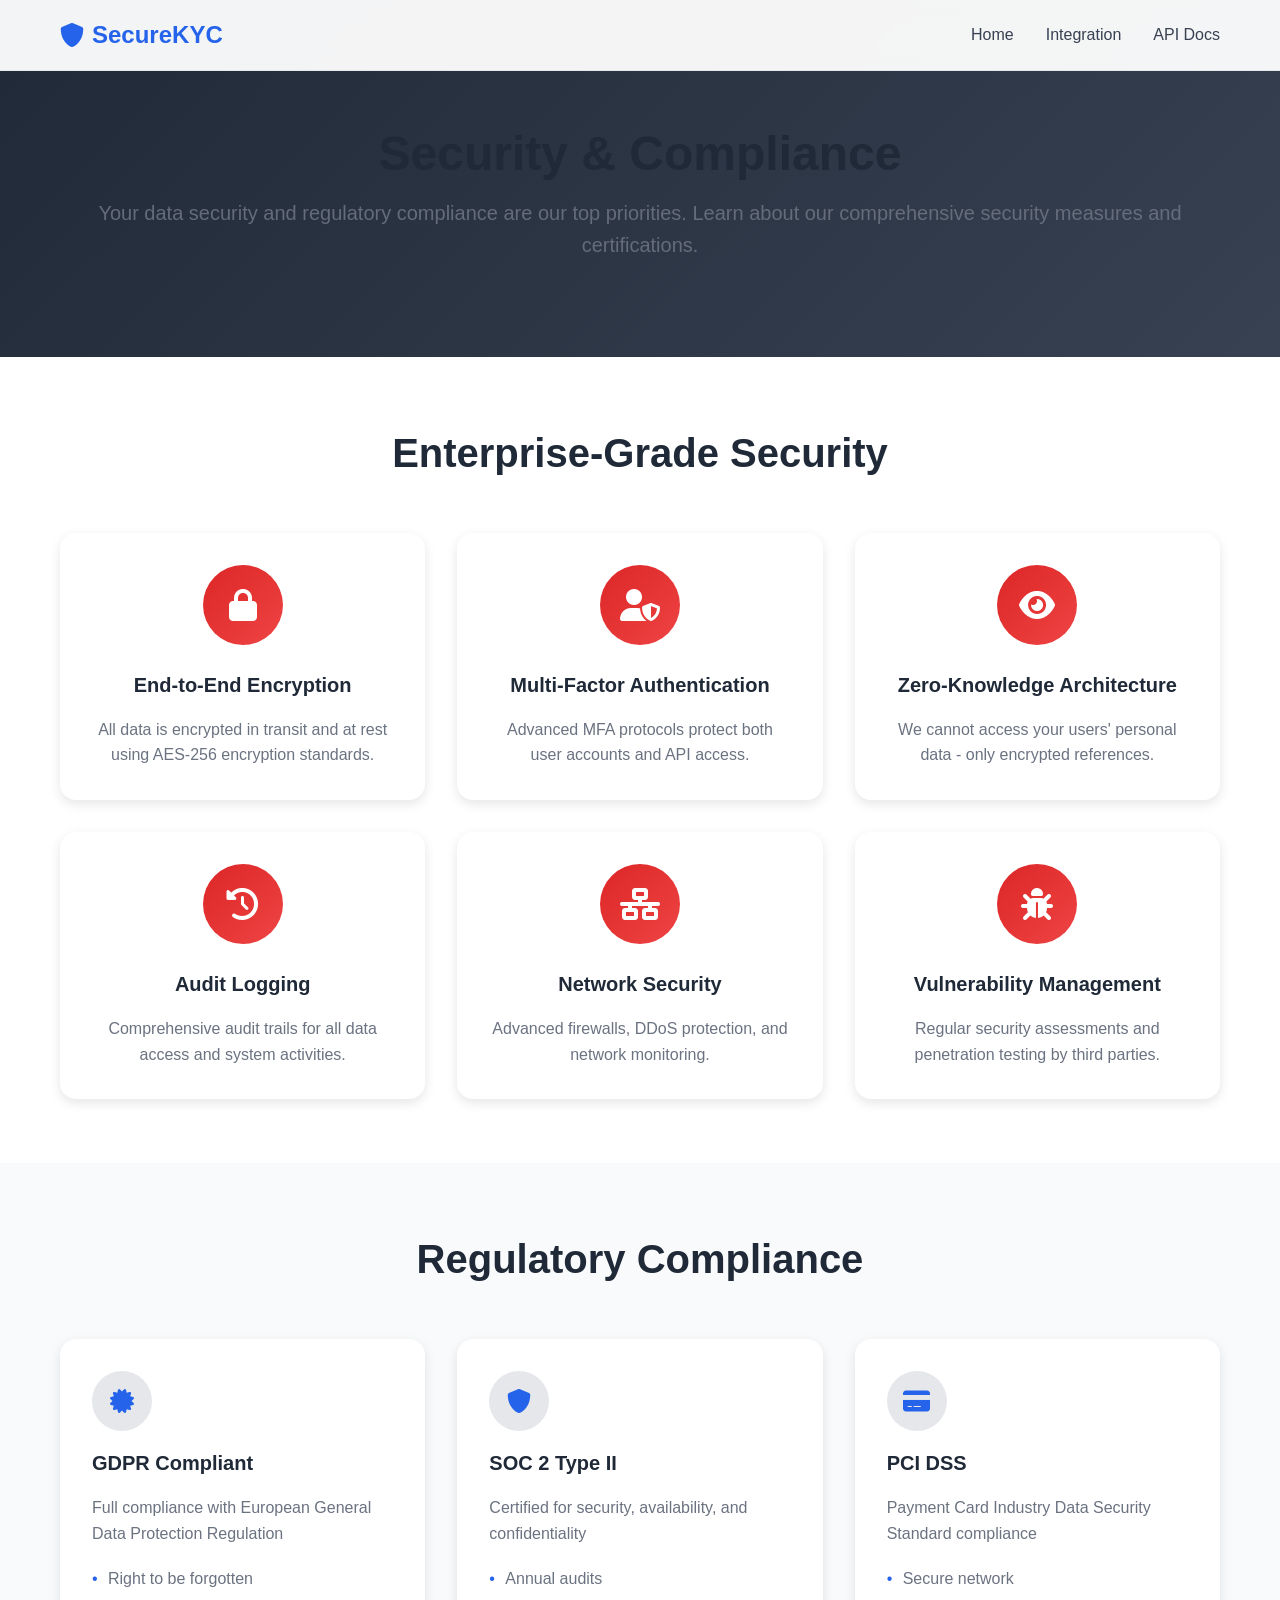
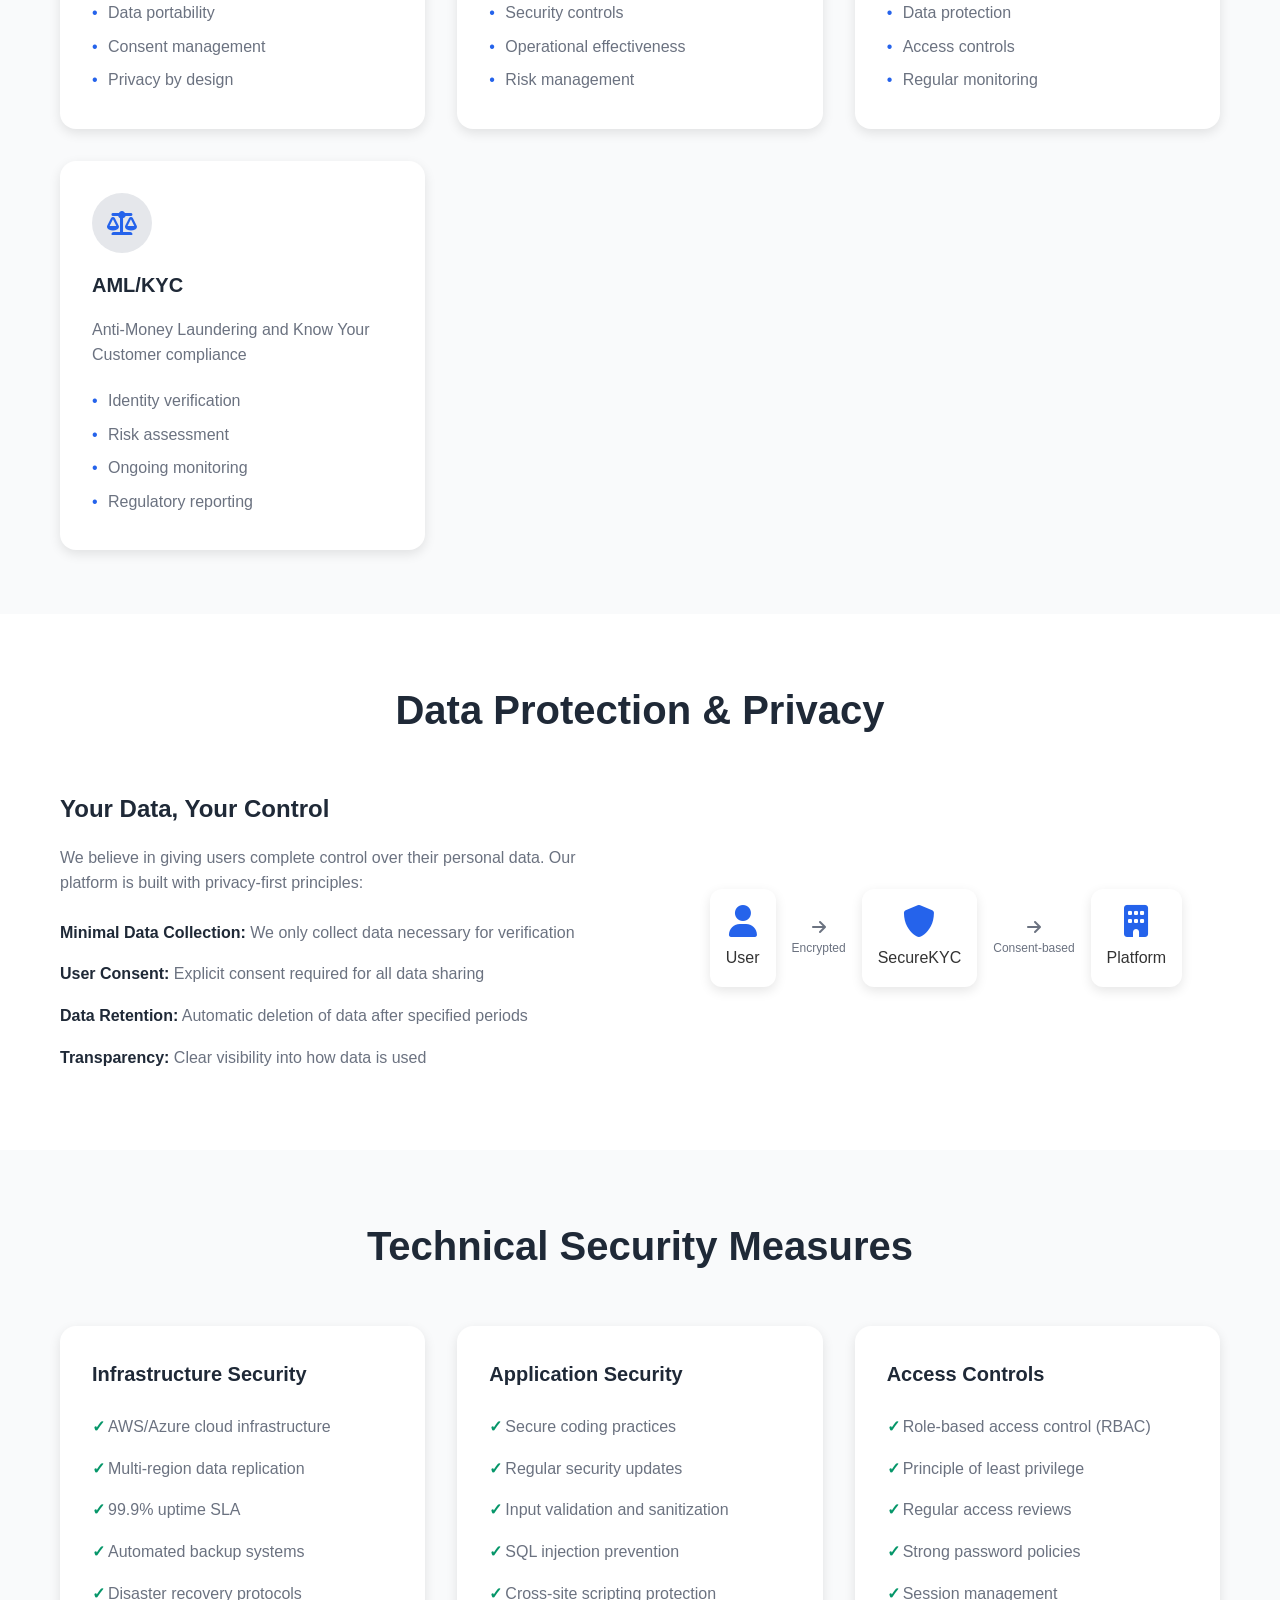
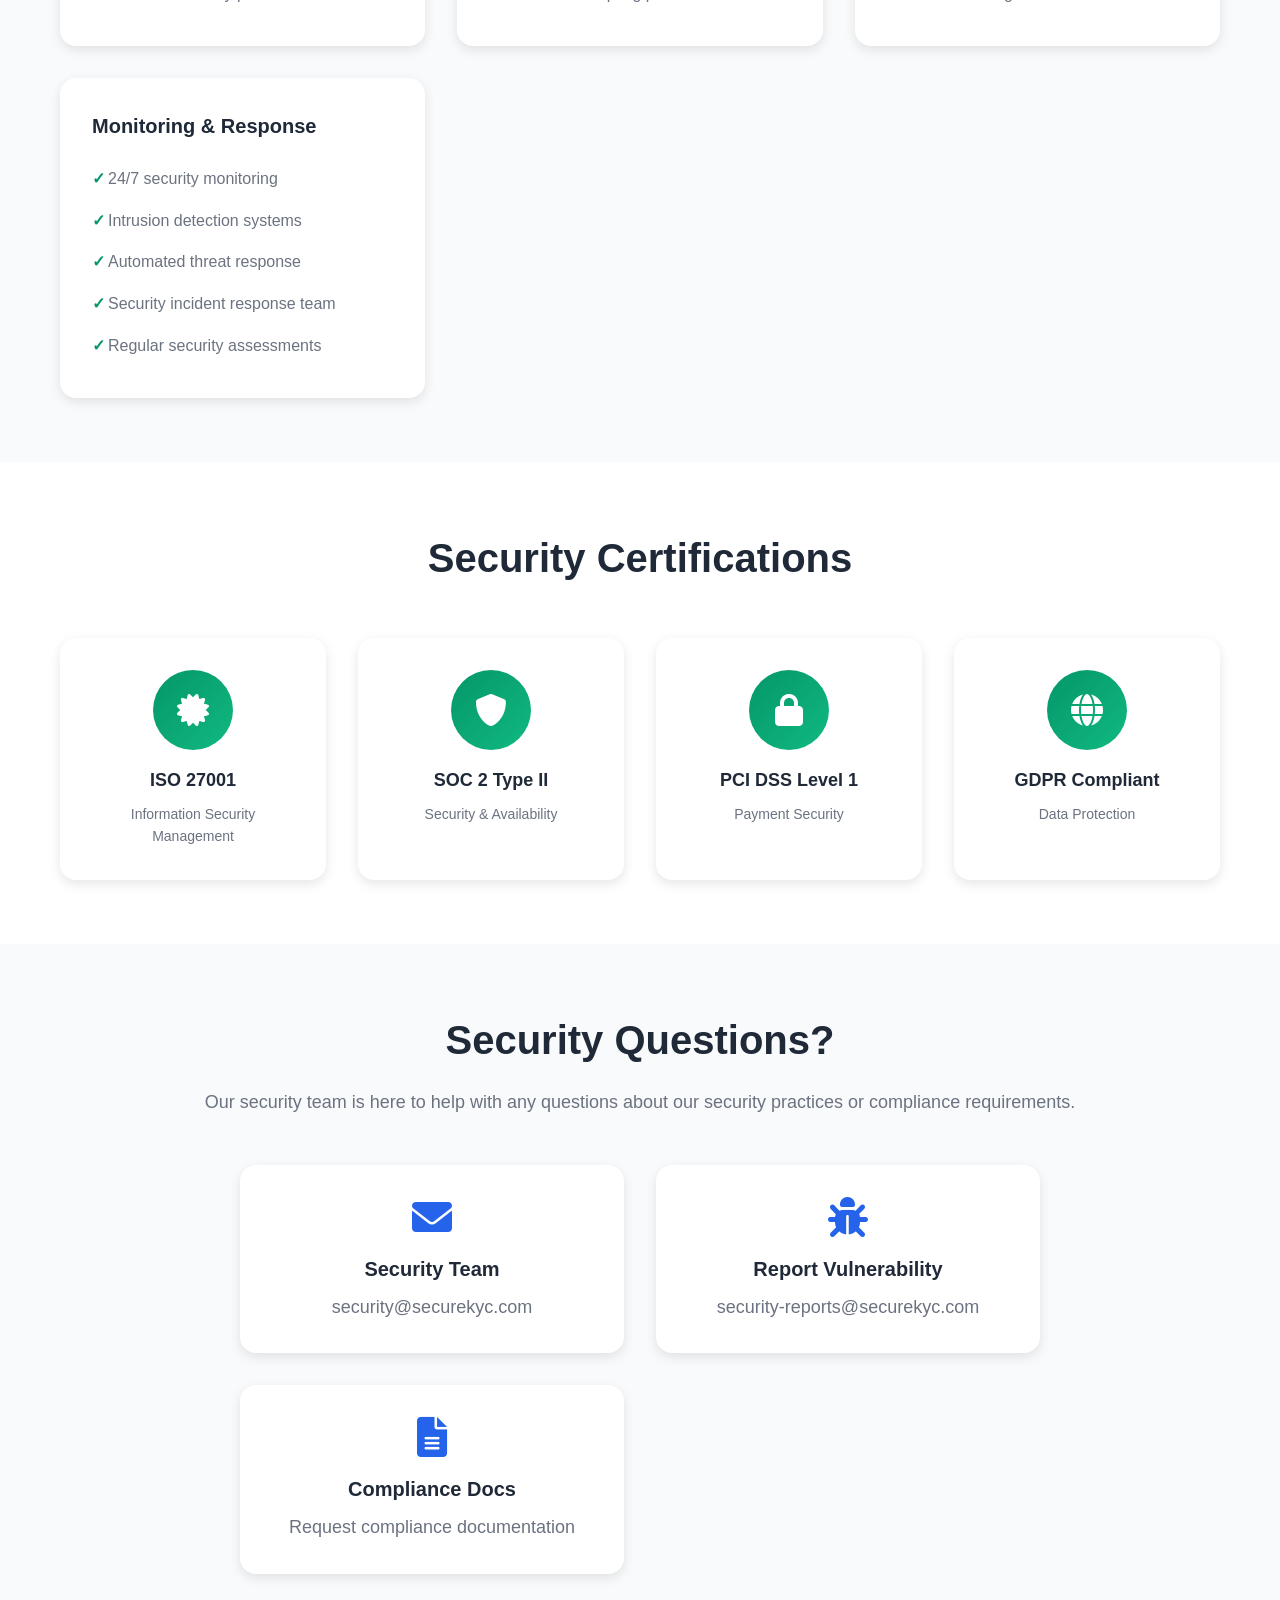
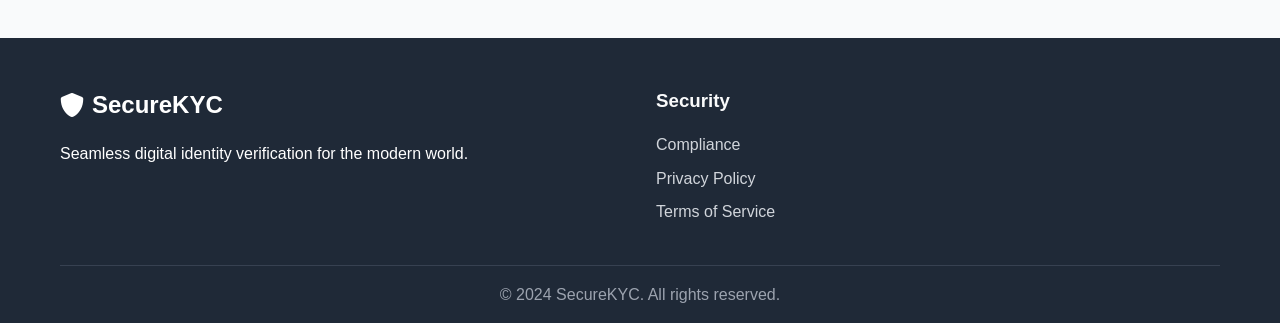
<file: security.html>
<!DOCTYPE html>
<html lang="en">
<head>
    <meta charset="UTF-8">
    <meta name="viewport" content="width=device-width, initial-scale=1.0">
    <title>Security & Compliance - SecureKYC</title>
    <link href="https://cdnjs.cloudflare.com/ajax/libs/font-awesome/6.0.0/css/all.min.css" rel="stylesheet">
    <link href="styles.css" rel="stylesheet">
</head>
<body>
    <!-- Navigation -->
    <nav class="navbar">
        <div class="nav-container">
            <div class="nav-logo">
                <a href="index.html">
                    <i class="fas fa-shield-alt"></i>
                    <span>SecureKYC</span>
                </a>
            </div>
            <ul class="nav-menu">
                <li><a href="index.html">Home</a></li>
                <li><a href="platform-integration.html">Integration</a></li>
                <li><a href="api-docs.html">API Docs</a></li>
            </ul>
        </div>
    </nav>

    <!-- Hero Section -->
    <section class="security-hero">
        <div class="container">
            <div class="hero-content">
                <h1>Security & Compliance</h1>
                <p>Your data security and regulatory compliance are our top priorities. Learn about our comprehensive security measures and certifications.</p>
            </div>
        </div>
    </section>

    <!-- Security Features -->
    <section class="security-features">
        <div class="container">
            <h2>Enterprise-Grade Security</h2>
            <div class="security-grid">
                <div class="security-card">
                    <div class="security-icon">
                        <i class="fas fa-lock"></i>
                    </div>
                    <h3>End-to-End Encryption</h3>
                    <p>All data is encrypted in transit and at rest using AES-256 encryption standards.</p>
                </div>

                <div class="security-card">
                    <div class="security-icon">
                        <i class="fas fa-user-shield"></i>
                    </div>
                    <h3>Multi-Factor Authentication</h3>
                    <p>Advanced MFA protocols protect both user accounts and API access.</p>
                </div>

                <div class="security-card">
                    <div class="security-icon">
                        <i class="fas fa-eye"></i>
                    </div>
                    <h3>Zero-Knowledge Architecture</h3>
                    <p>We cannot access your users' personal data - only encrypted references.</p>
                </div>

                <div class="security-card">
                    <div class="security-icon">
                        <i class="fas fa-history"></i>
                    </div>
                    <h3>Audit Logging</h3>
                    <p>Comprehensive audit trails for all data access and system activities.</p>
                </div>

                <div class="security-card">
                    <div class="security-icon">
                        <i class="fas fa-network-wired"></i>
                    </div>
                    <h3>Network Security</h3>
                    <p>Advanced firewalls, DDoS protection, and network monitoring.</p>
                </div>

                <div class="security-card">
                    <div class="security-icon">
                        <i class="fas fa-bug"></i>
                    </div>
                    <h3>Vulnerability Management</h3>
                    <p>Regular security assessments and penetration testing by third parties.</p>
                </div>
            </div>
        </div>
    </section>

    <!-- Compliance -->
    <section class="compliance">
        <div class="container">
            <h2>Regulatory Compliance</h2>
            <div class="compliance-grid">
                <div class="compliance-card">
                    <div class="compliance-logo">
                        <i class="fas fa-certificate"></i>
                    </div>
                    <h3>GDPR Compliant</h3>
                    <p>Full compliance with European General Data Protection Regulation</p>
                    <ul>
                        <li>Right to be forgotten</li>
                        <li>Data portability</li>
                        <li>Consent management</li>
                        <li>Privacy by design</li>
                    </ul>
                </div>

                <div class="compliance-card">
                    <div class="compliance-logo">
                        <i class="fas fa-shield-alt"></i>
                    </div>
                    <h3>SOC 2 Type II</h3>
                    <p>Certified for security, availability, and confidentiality</p>
                    <ul>
                        <li>Annual audits</li>
                        <li>Security controls</li>
                        <li>Operational effectiveness</li>
                        <li>Risk management</li>
                    </ul>
                </div>

                <div class="compliance-card">
                    <div class="compliance-logo">
                        <i class="fas fa-credit-card"></i>
                    </div>
                    <h3>PCI DSS</h3>
                    <p>Payment Card Industry Data Security Standard compliance</p>
                    <ul>
                        <li>Secure network</li>
                        <li>Data protection</li>
                        <li>Access controls</li>
                        <li>Regular monitoring</li>
                    </ul>
                </div>

                <div class="compliance-card">
                    <div class="compliance-logo">
                        <i class="fas fa-balance-scale"></i>
                    </div>
                    <h3>AML/KYC</h3>
                    <p>Anti-Money Laundering and Know Your Customer compliance</p>
                    <ul>
                        <li>Identity verification</li>
                        <li>Risk assessment</li>
                        <li>Ongoing monitoring</li>
                        <li>Regulatory reporting</li>
                    </ul>
                </div>
            </div>
        </div>
    </section>

    <!-- Data Protection -->
    <section class="data-protection">
        <div class="container">
            <h2>Data Protection & Privacy</h2>
            <div class="protection-content">
                <div class="protection-text">
                    <h3>Your Data, Your Control</h3>
                    <p>We believe in giving users complete control over their personal data. Our platform is built with privacy-first principles:</p>
                    <ul>
                        <li><strong>Minimal Data Collection:</strong> We only collect data necessary for verification</li>
                        <li><strong>User Consent:</strong> Explicit consent required for all data sharing</li>
                        <li><strong>Data Retention:</strong> Automatic deletion of data after specified periods</li>
                        <li><strong>Transparency:</strong> Clear visibility into how data is used</li>
                    </ul>
                </div>
                <div class="protection-visual">
                    <div class="data-flow">
                        <div class="data-node user">
                            <i class="fas fa-user"></i>
                            <span>User</span>
                        </div>
                        <div class="data-arrow">
                            <i class="fas fa-arrow-right"></i>
                            <span>Encrypted</span>
                        </div>
                        <div class="data-node secure">
                            <i class="fas fa-shield-alt"></i>
                            <span>SecureKYC</span>
                        </div>
                        <div class="data-arrow">
                            <i class="fas fa-arrow-right"></i>
                            <span>Consent-based</span>
                        </div>
                        <div class="data-node platform">
                            <i class="fas fa-building"></i>
                            <span>Platform</span>
                        </div>
                    </div>
                </div>
            </div>
        </div>
    </section>

    <!-- Security Measures -->
    <section class="security-measures">
        <div class="container">
            <h2>Technical Security Measures</h2>
            <div class="measures-grid">
                <div class="measure-category">
                    <h3>Infrastructure Security</h3>
                    <ul>
                        <li>AWS/Azure cloud infrastructure</li>
                        <li>Multi-region data replication</li>
                        <li>99.9% uptime SLA</li>
                        <li>Automated backup systems</li>
                        <li>Disaster recovery protocols</li>
                    </ul>
                </div>

                <div class="measure-category">
                    <h3>Application Security</h3>
                    <ul>
                        <li>Secure coding practices</li>
                        <li>Regular security updates</li>
                        <li>Input validation and sanitization</li>
                        <li>SQL injection prevention</li>
                        <li>Cross-site scripting protection</li>
                    </ul>
                </div>

                <div class="measure-category">
                    <h3>Access Controls</h3>
                    <ul>
                        <li>Role-based access control (RBAC)</li>
                        <li>Principle of least privilege</li>
                        <li>Regular access reviews</li>
                        <li>Strong password policies</li>
                        <li>Session management</li>
                    </ul>
                </div>

                <div class="measure-category">
                    <h3>Monitoring & Response</h3>
                    <ul>
                        <li>24/7 security monitoring</li>
                        <li>Intrusion detection systems</li>
                        <li>Automated threat response</li>
                        <li>Security incident response team</li>
                        <li>Regular security assessments</li>
                    </ul>
                </div>
            </div>
        </div>
    </section>

    <!-- Certifications -->
    <section class="certifications">
        <div class="container">
            <h2>Security Certifications</h2>
            <div class="cert-grid">
                <div class="cert-item">
                    <div class="cert-badge">
                        <i class="fas fa-certificate"></i>
                    </div>
                    <h3>ISO 27001</h3>
                    <p>Information Security Management</p>
                </div>
                <div class="cert-item">
                    <div class="cert-badge">
                        <i class="fas fa-shield-alt"></i>
                    </div>
                    <h3>SOC 2 Type II</h3>
                    <p>Security & Availability</p>
                </div>
                <div class="cert-item">
                    <div class="cert-badge">
                        <i class="fas fa-lock"></i>
                    </div>
                    <h3>PCI DSS Level 1</h3>
                    <p>Payment Security</p>
                </div>
                <div class="cert-item">
                    <div class="cert-badge">
                        <i class="fas fa-globe"></i>
                    </div>
                    <h3>GDPR Compliant</h3>
                    <p>Data Protection</p>
                </div>
            </div>
        </div>
    </section>

    <!-- Contact Security Team -->
    <section class="security-contact">
        <div class="container">
            <h2>Security Questions?</h2>
            <p>Our security team is here to help with any questions about our security practices or compliance requirements.</p>
            <div class="contact-options">
                <div class="contact-option">
                    <i class="fas fa-envelope"></i>
                    <h3>Security Team</h3>
                    <p>security@securekyc.com</p>
                </div>
                <div class="contact-option">
                    <i class="fas fa-bug"></i>
                    <h3>Report Vulnerability</h3>
                    <p>security-reports@securekyc.com</p>
                </div>
                <div class="contact-option">
                    <i class="fas fa-file-alt"></i>
                    <h3>Compliance Docs</h3>
                    <p>Request compliance documentation</p>
                </div>
            </div>
        </div>
    </section>

    <!-- Footer -->
    <footer class="footer">
        <div class="container">
            <div class="footer-content">
                <div class="footer-section">
                    <div class="footer-logo">
                        <i class="fas fa-shield-alt"></i>
                        <span>SecureKYC</span>
                    </div>
                    <p>Seamless digital identity verification for the modern world.</p>
                </div>
                <div class="footer-section">
                    <h3>Security</h3>
                    <ul>
                        <li><a href="#compliance">Compliance</a></li>
                        <li><a href="#privacy">Privacy Policy</a></li>
                        <li><a href="#terms">Terms of Service</a></li>
                    </ul>
                </div>
            </div>
            <div class="footer-bottom">
                <p>&copy; 2024 SecureKYC. All rights reserved.</p>
            </div>
        </div>
    </footer>

    <script src="script.js"></script>
</body>
</html>
</file>
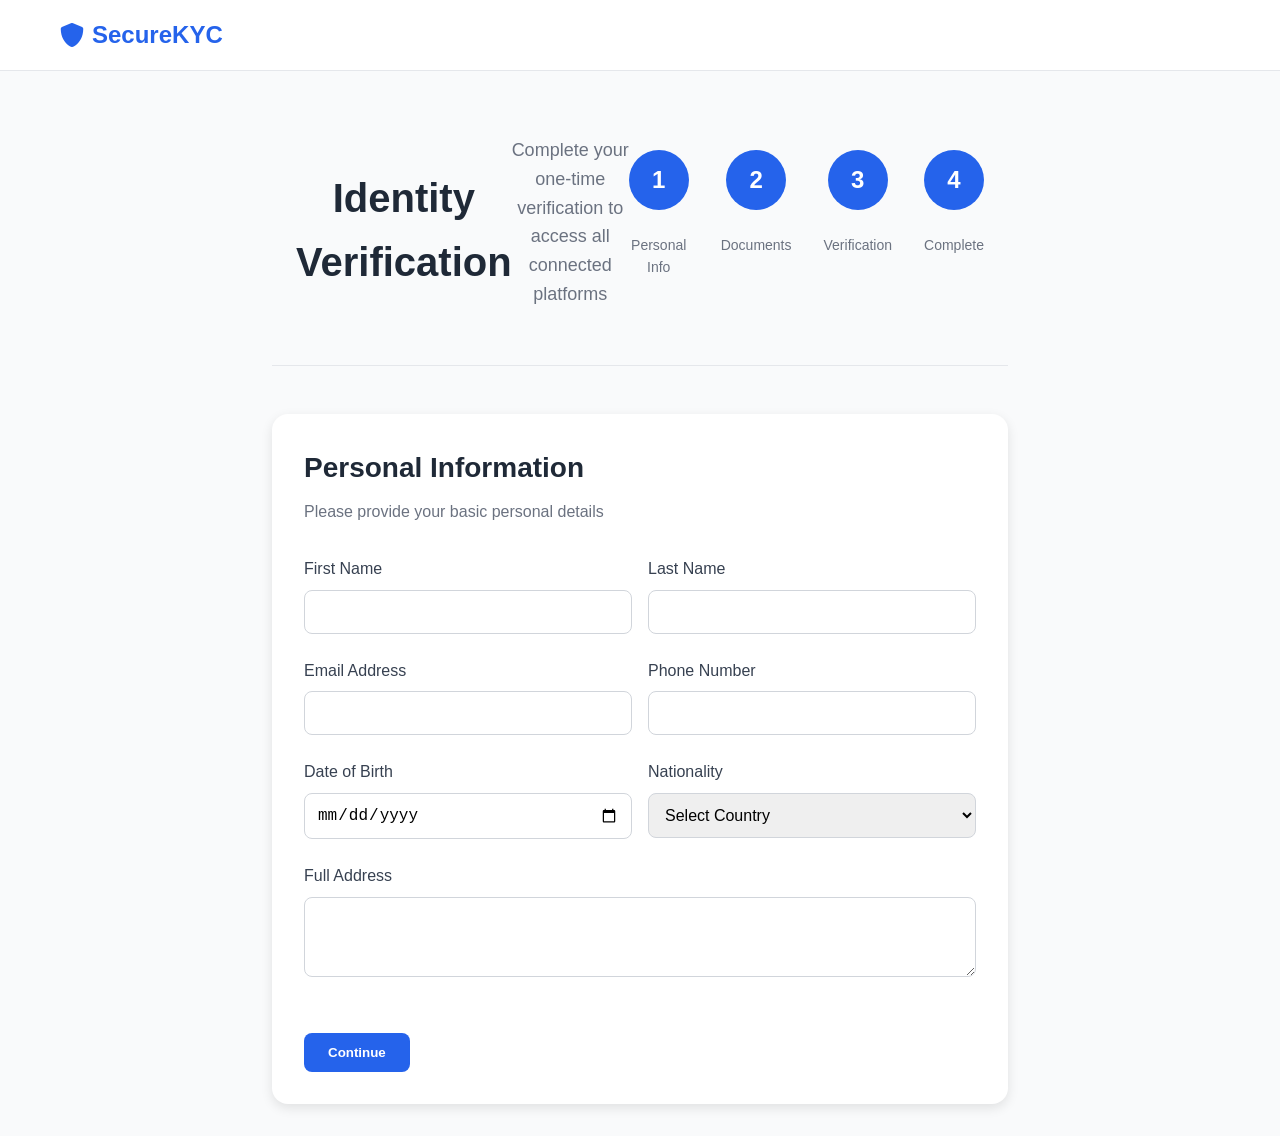
<file: verification.html>
<!DOCTYPE html>
<html lang="en">
<head>
    <meta charset="UTF-8">
    <meta name="viewport" content="width=device-width, initial-scale=1.0">
    <title>Identity Verification - SecureKYC</title>
    <link href="https://cdnjs.cloudflare.com/ajax/libs/font-awesome/6.0.0/css/all.min.css" rel="stylesheet">
    <link href="styles.css" rel="stylesheet">
</head>
<body>
    <!-- Navigation -->
    <nav class="navbar">
        <div class="nav-container">
            <div class="nav-logo">
                <a href="index.html">
                    <i class="fas fa-shield-alt"></i>
                    <span>SecureKYC</span>
                </a>
            </div>
        </div>
    </nav>

    <div class="verification-container">
        <div class="verification-content">
            <div class="verification-header">
                <h1>Identity Verification</h1>
                <p>Complete your one-time verification to access all connected platforms</p>
                
                <div class="progress-bar">
                    <div class="progress-step active">
                        <div class="step-number">1</div>
                        <span>Personal Info</span>
                    </div>
                    <div class="progress-step">
                        <div class="step-number">2</div>
                        <span>Documents</span>
                    </div>
                    <div class="progress-step">
                        <div class="step-number">3</div>
                        <span>Verification</span>
                    </div>
                    <div class="progress-step">
                        <div class="step-number">4</div>
                        <span>Complete</span>
                    </div>
                </div>
            </div>

            <!-- Step 1: Personal Information -->
            <div class="verification-step active" id="step-1">
                <div class="step-content">
                    <h2>Personal Information</h2>
                    <p>Please provide your basic personal details</p>

                    <form class="verification-form">
                        <div class="form-row">
                            <div class="form-group">
                                <label for="firstName">First Name</label>
                                <input type="text" id="firstName" name="firstName" required>
                            </div>
                            <div class="form-group">
                                <label for="lastName">Last Name</label>
                                <input type="text" id="lastName" name="lastName" required>
                            </div>
                        </div>

                        <div class="form-row">
                            <div class="form-group">
                                <label for="email">Email Address</label>
                                <input type="email" id="email" name="email" required>
                            </div>
                            <div class="form-group">
                                <label for="phone">Phone Number</label>
                                <input type="tel" id="phone" name="phone" required>
                            </div>
                        </div>

                        <div class="form-row">
                            <div class="form-group">
                                <label for="dob">Date of Birth</label>
                                <input type="date" id="dob" name="dob" required>
                            </div>
                            <div class="form-group">
                                <label for="nationality">Nationality</label>
                                <select id="nationality" name="nationality" required>
                                    <option value="">Select Country</option>
                                    <option value="US">United States</option>
                                    <option value="UK">United Kingdom</option>
                                    <option value="CA">Canada</option>
                                    <option value="AU">Australia</option>
                                </select>
                            </div>
                        </div>

                        <div class="form-group">
                            <label for="address">Full Address</label>
                            <textarea id="address" name="address" rows="3" required></textarea>
                        </div>

                        <div class="form-actions">
                            <button type="button" class="btn-primary" onclick="nextStep()">Continue</button>
                        </div>
                    </form>
                </div>
            </div>

            <!-- Step 2: Document Upload -->
            <div class="verification-step" id="step-2">
                <div class="step-content">
                    <h2>Document Upload</h2>
                    <p>Upload your identity documents for verification</p>

                    <div class="document-upload-grid">
                        <div class="upload-card">
                            <div class="upload-icon">
                                <i class="fas fa-id-card"></i>
                            </div>
                            <h3>Government ID</h3>
                            <p>Driver's License, Passport, or National ID</p>
                            <div class="upload-area" onclick="document.getElementById('govId').click()">
                                <i class="fas fa-cloud-upload-alt"></i>
                                <span>Click to upload or drag and drop</span>
                                <input type="file" id="govId" accept="image/*,.pdf" style="display: none;">
                            </div>
                        </div>

                        <div class="upload-card">
                            <div class="upload-icon">
                                <i class="fas fa-home"></i>
                            </div>
                            <h3>Address Proof</h3>
                            <p>Utility Bill, Bank Statement, or Lease Agreement</p>
                            <div class="upload-area" onclick="document.getElementById('addressProof').click()">
                                <i class="fas fa-cloud-upload-alt"></i>
                                <span>Click to upload or drag and drop</span>
                                <input type="file" id="addressProof" accept="image/*,.pdf" style="display: none;">
                            </div>
                        </div>
                    </div>

                    <div class="form-actions">
                        <button type="button" class="btn-secondary" onclick="prevStep()">Back</button>
                        <button type="button" class="btn-primary" onclick="nextStep()">Continue</button>
                    </div>
                </div>
            </div>

            <!-- Step 3: Biometric Verification -->
            <div class="verification-step" id="step-3">
                <div class="step-content">
                    <h2>Biometric Verification</h2>
                    <p>Complete the final verification step with biometric authentication</p>

                    <div class="biometric-options">
                        <div class="biometric-card">
                            <div class="biometric-icon">
                                <i class="fas fa-camera"></i>
                            </div>
                            <h3>Live Photo Verification</h3>
                            <p>Take a live photo to verify your identity</p>
                            <button class="btn-primary">Start Camera</button>
                        </div>

                        <div class="biometric-card">
                            <div class="biometric-icon">
                                <i class="fas fa-fingerprint"></i>
                            </div>
                            <h3>Fingerprint Scan</h3>
                            <p>Use your device's fingerprint scanner</p>
                            <button class="btn-primary">Scan Fingerprint</button>
                        </div>
                    </div>

                    <div class="mfa-section">
                        <h3>Multi-Factor Authentication Setup</h3>
                        <div class="mfa-options">
                            <label class="mfa-option">
                                <input type="radio" name="mfa" value="sms">
                                <div class="mfa-content">
                                    <i class="fas fa-sms"></i>
                                    <span>SMS Authentication</span>
                                </div>
                            </label>
                            <label class="mfa-option">
                                <input type="radio" name="mfa" value="app">
                                <div class="mfa-content">
                                    <i class="fas fa-mobile-alt"></i>
                                    <span>Authenticator App</span>
                                </div>
                            </label>
                            <label class="mfa-option">
                                <input type="radio" name="mfa" value="email">
                                <div class="mfa-content">
                                    <i class="fas fa-envelope"></i>
                                    <span>Email Verification</span>
                                </div>
                            </label>
                        </div>
                    </div>

                    <div class="form-actions">
                        <button type="button" class="btn-secondary" onclick="prevStep()">Back</button>
                        <button type="button" class="btn-primary" onclick="nextStep()">Complete Verification</button>
                    </div>
                </div>
            </div>

            <!-- Step 4: Completion -->
            <div class="verification-step" id="step-4">
                <div class="step-content">
                    <div class="completion-content">
                        <div class="success-icon">
                            <i class="fas fa-check-circle"></i>
                        </div>
                        <h2>Verification Complete!</h2>
                        <p>Your identity has been successfully verified. You can now use your verified credentials across all connected platforms.</p>

                        <div class="completion-benefits">
                            <div class="benefit-item">
                                <i class="fas fa-rocket"></i>
                                <span>Instant onboarding on partner platforms</span>
                            </div>
                            <div class="benefit-item">
                                <i class="fas fa-shield-alt"></i>
                                <span>Secure and encrypted data storage</span>
                            </div>
                            <div class="benefit-item">
                                <i class="fas fa-user-check"></i>
                                <span>Full control over your data sharing</span>
                            </div>
                        </div>

                        <div class="form-actions">
                            <a href="dashboard.html" class="btn-primary">Go to Dashboard</a>
                            <a href="platform-integration.html" class="btn-secondary">Explore Platforms</a>
                        </div>
                    </div>
                </div>
            </div>
        </div>
    </div>

    <script src="script.js"></script>
</body>
</html>
</file>
<file: styles.css>
/* Reset and Base Styles */
* {
  margin: 0;
  padding: 0;
  box-sizing: border-box;
}

body {
  font-family: "Inter", -apple-system, BlinkMacSystemFont, "Segoe UI", Roboto, sans-serif;
  line-height: 1.6;
  color: #333;
  background-color: #ffffff;
}

.container {
  max-width: 1200px;
  margin: 0 auto;
  padding: 0 20px;
}

/* Navigation */
.navbar {
  background: rgba(255, 255, 255, 0.95);
  backdrop-filter: blur(10px);
  border-bottom: 1px solid #e5e7eb;
  position: fixed;
  top: 0;
  left: 0;
  right: 0;
  z-index: 1000;
  padding: 1rem 0;
}

.nav-container {
  max-width: 1200px;
  margin: 0 auto;
  padding: 0 20px;
  display: flex;
  justify-content: space-between;
  align-items: center;
}

.nav-logo {
  display: flex;
  align-items: center;
  gap: 0.5rem;
  font-size: 1.5rem;
  font-weight: 700;
  color: #2563eb;
  text-decoration: none;
}

.nav-logo a {
  display: flex;
  align-items: center;
  gap: 0.5rem;
  color: inherit;
  text-decoration: none;
}

.nav-menu {
  display: flex;
  list-style: none;
  gap: 2rem;
  align-items: center;
}

.nav-menu a {
  text-decoration: none;
  color: #374151;
  font-weight: 500;
  transition: color 0.3s ease;
}

.nav-menu a:hover {
  color: #2563eb;
}

.hamburger {
  display: none;
  flex-direction: column;
  cursor: pointer;
}

.hamburger span {
  width: 25px;
  height: 3px;
  background: #374151;
  margin: 3px 0;
  transition: 0.3s;
}

/* Buttons */
.btn-primary {
  background: #2563eb;
  color: white;
  padding: 0.75rem 1.5rem;
  border: none;
  border-radius: 0.5rem;
  font-weight: 600;
  text-decoration: none;
  display: inline-block;
  transition: all 0.3s ease;
  cursor: pointer;
}

.btn-primary:hover {
  background: #1d4ed8;
  transform: translateY(-2px);
}

.btn-secondary {
  background: transparent;
  color: #2563eb;
  padding: 0.75rem 1.5rem;
  border: 2px solid #2563eb;
  border-radius: 0.5rem;
  font-weight: 600;
  text-decoration: none;
  display: inline-block;
  transition: all 0.3s ease;
  cursor: pointer;
}

.btn-secondary:hover {
  background: #2563eb;
  color: white;
  transform: translateY(-2px);
}

/* Hero Section */
.hero {
  padding: 8rem 0 4rem;
  background: linear-gradient(135deg, #f8fafc 0%, #e2e8f0 100%);
  min-height: 100vh;
  display: flex;
  align-items: center;
}

.hero-container {
  max-width: 1200px;
  margin: 0 auto;
  padding: 0 20px;
  display: grid;
  grid-template-columns: 1fr 1fr;
  gap: 4rem;
  align-items: center;
}

.hero-content h1 {
  font-size: 3.5rem;
  font-weight: 800;
  line-height: 1.1;
  margin-bottom: 1.5rem;
  color: #1f2937;
}

.hero-content p {
  font-size: 1.25rem;
  color: #6b7280;
  margin-bottom: 2rem;
  line-height: 1.6;
}

.hero-buttons {
  display: flex;
  gap: 1rem;
  flex-wrap: wrap;
}

.kyc-visual {
  position: relative;
  display: flex;
  flex-direction: column;
  align-items: center;
  gap: 2rem;
}

.verification-card {
  background: white;
  padding: 2rem;
  border-radius: 1rem;
  box-shadow: 0 10px 25px rgba(0, 0, 0, 0.1);
  display: flex;
  flex-direction: column;
  align-items: center;
  gap: 1rem;
}

.verification-card i {
  font-size: 3rem;
  color: #10b981;
}

.platform-icons {
  display: flex;
  gap: 1rem;
}

.platform-icon {
  width: 60px;
  height: 60px;
  background: white;
  border-radius: 50%;
  display: flex;
  align-items: center;
  justify-content: center;
  box-shadow: 0 4px 12px rgba(0, 0, 0, 0.1);
}

.platform-icon i {
  font-size: 1.5rem;
  color: #2563eb;
}

/* Problem Section */
.problem-section {
  padding: 4rem 0;
  background: #f9fafb;
}

.problem-content {
  display: grid;
  grid-template-columns: 1fr 1fr;
  gap: 4rem;
}

.problem-current h2 {
  color: #dc2626;
  margin-bottom: 1.5rem;
  font-size: 2rem;
}

.problem-solution h2 {
  color: #059669;
  margin-bottom: 1.5rem;
  font-size: 2rem;
}

.problem-content ul {
  list-style: none;
}

.problem-content li {
  display: flex;
  align-items: flex-start;
  gap: 1rem;
  margin-bottom: 1rem;
  padding: 1rem;
  background: white;
  border-radius: 0.5rem;
  box-shadow: 0 2px 4px rgba(0, 0, 0, 0.05);
}

.problem-current i {
  color: #dc2626;
  margin-top: 0.25rem;
}

.problem-solution i {
  color: #059669;
  margin-top: 0.25rem;
}

/* Features Section */
.features {
  padding: 4rem 0;
}

.features h2 {
  text-align: center;
  font-size: 2.5rem;
  margin-bottom: 3rem;
  color: #1f2937;
}

.features-grid {
  display: grid;
  grid-template-columns: repeat(auto-fit, minmax(350px, 1fr));
  gap: 2rem;
}

.feature-card {
  background: white;
  padding: 2rem;
  border-radius: 1rem;
  box-shadow: 0 4px 12px rgba(0, 0, 0, 0.1);
  text-align: center;
  transition: transform 0.3s ease;
}

.feature-card:hover {
  transform: translateY(-5px);
}

.feature-icon {
  width: 80px;
  height: 80px;
  background: linear-gradient(135deg, #2563eb, #3b82f6);
  border-radius: 50%;
  display: flex;
  align-items: center;
  justify-content: center;
  margin: 0 auto 1.5rem;
}

.feature-icon i {
  font-size: 2rem;
  color: white;
}

.feature-card h3 {
  font-size: 1.5rem;
  margin-bottom: 1rem;
  color: #1f2937;
}

.feature-card p {
  color: #6b7280;
  line-height: 1.6;
}

/* Benefits Section */
.benefits {
  padding: 4rem 0;
  background: #f9fafb;
}

.benefits h2 {
  text-align: center;
  font-size: 2.5rem;
  margin-bottom: 3rem;
  color: #1f2937;
}

.benefits-grid {
  display: grid;
  grid-template-columns: repeat(auto-fit, minmax(300px, 1fr));
  gap: 2rem;
}

.benefit-item {
  background: white;
  padding: 2rem;
  border-radius: 1rem;
  text-align: center;
  box-shadow: 0 4px 12px rgba(0, 0, 0, 0.1);
}

.benefit-item i {
  font-size: 3rem;
  color: #2563eb;
  margin-bottom: 1rem;
}

.benefit-item h3 {
  font-size: 1.25rem;
  margin-bottom: 0.5rem;
  color: #1f2937;
}

.benefit-item p {
  color: #6b7280;
}

/* CTA Section */
.cta {
  padding: 4rem 0;
  background: linear-gradient(135deg, #2563eb, #3b82f6);
  color: white;
  text-align: center;
}

.cta h2 {
  font-size: 2.5rem;
  margin-bottom: 1rem;
}

.cta p {
  font-size: 1.25rem;
  margin-bottom: 2rem;
  opacity: 0.9;
}

.cta-buttons {
  display: flex;
  gap: 1rem;
  justify-content: center;
  flex-wrap: wrap;
}

.cta .btn-secondary {
  border-color: white;
  color: white;
}

.cta .btn-secondary:hover {
  background: white;
  color: #2563eb;
}

/* Footer */
.footer {
  background: #1f2937;
  color: white;
  padding: 3rem 0 1rem;
}

.footer-content {
  display: grid;
  grid-template-columns: repeat(auto-fit, minmax(250px, 1fr));
  gap: 2rem;
  margin-bottom: 2rem;
}

.footer-logo {
  display: flex;
  align-items: center;
  gap: 0.5rem;
  font-size: 1.5rem;
  font-weight: 700;
  margin-bottom: 1rem;
}

.footer-section h3 {
  margin-bottom: 1rem;
  color: #f9fafb;
}

.footer-section ul {
  list-style: none;
}

.footer-section li {
  margin-bottom: 0.5rem;
}

.footer-section a {
  color: #d1d5db;
  text-decoration: none;
  transition: color 0.3s ease;
}

.footer-section a:hover {
  color: #3b82f6;
}

.footer-bottom {
  border-top: 1px solid #374151;
  padding-top: 1rem;
  text-align: center;
  color: #9ca3af;
}

/* Dashboard Styles */
.dashboard-nav {
  background: white;
  border-bottom: 1px solid #e5e7eb;
}

.nav-user {
  position: relative;
}

.user-info {
  display: flex;
  align-items: center;
  gap: 0.5rem;
  cursor: pointer;
}

.user-avatar {
  width: 40px;
  height: 40px;
  background: #2563eb;
  border-radius: 50%;
  display: flex;
  align-items: center;
  justify-content: center;
  color: white;
}

.user-dropdown {
  position: absolute;
  top: 100%;
  right: 0;
  background: white;
  border: 1px solid #e5e7eb;
  border-radius: 0.5rem;
  box-shadow: 0 10px 25px rgba(0, 0, 0, 0.1);
  display: none;
  min-width: 150px;
}

.user-dropdown a {
  display: block;
  padding: 0.75rem 1rem;
  color: #374151;
  text-decoration: none;
  border-bottom: 1px solid #f3f4f6;
}

.user-dropdown a:hover {
  background: #f9fafb;
}

.dashboard-container {
  display: flex;
  min-height: calc(100vh - 80px);
  margin-top: 80px;
}

.sidebar {
  width: 250px;
  background: #f9fafb;
  border-right: 1px solid #e5e7eb;
  padding: 2rem 0;
}

.sidebar-menu {
  list-style: none;
}

.sidebar-menu li {
  margin-bottom: 0.5rem;
}

.sidebar-menu a {
  display: flex;
  align-items: center;
  gap: 0.75rem;
  padding: 0.75rem 1.5rem;
  color: #6b7280;
  text-decoration: none;
  transition: all 0.3s ease;
}

.sidebar-menu li.active a,
.sidebar-menu a:hover {
  background: #2563eb;
  color: white;
}

.dashboard-main {
  flex: 1;
  padding: 2rem;
  overflow-y: auto;
}

.dashboard-section {
  display: none;
}

.dashboard-section.active {
  display: block;
}

.section-header {
  margin-bottom: 2rem;
}

.section-header h1 {
  font-size: 2rem;
  color: #1f2937;
  margin-bottom: 0.5rem;
}

.section-header p {
  color: #6b7280;
}

.stats-grid {
  display: grid;
  grid-template-columns: repeat(auto-fit, minmax(250px, 1fr));
  gap: 1.5rem;
  margin-bottom: 2rem;
}

.stat-card {
  background: white;
  padding: 1.5rem;
  border-radius: 0.75rem;
  box-shadow: 0 2px 8px rgba(0, 0, 0, 0.1);
  display: flex;
  align-items: center;
  gap: 1rem;
}

.stat-icon {
  width: 60px;
  height: 60px;
  border-radius: 50%;
  display: flex;
  align-items: center;
  justify-content: center;
  background: #e5e7eb;
}

.stat-icon.verified {
  background: #d1fae5;
  color: #059669;
}

.stat-icon i {
  font-size: 1.5rem;
}

.stat-content h3 {
  font-size: 0.875rem;
  color: #6b7280;
  margin-bottom: 0.25rem;
}

.stat-value {
  font-size: 1.5rem;
  font-weight: 700;
  color: #1f2937;
  margin-bottom: 0.25rem;
}

.stat-date {
  font-size: 0.75rem;
  color: #9ca3af;
}

.dashboard-grid {
  display: grid;
  grid-template-columns: 2fr 1fr;
  gap: 2rem;
}

.dashboard-card {
  background: white;
  padding: 1.5rem;
  border-radius: 0.75rem;
  box-shadow: 0 2px 8px rgba(0, 0, 0, 0.1);
}

.dashboard-card h3 {
  margin-bottom: 1rem;
  color: #1f2937;
}

.activity-list {
  display: flex;
  flex-direction: column;
  gap: 1rem;
}

.activity-item {
  display: flex;
  align-items: center;
  gap: 1rem;
  padding: 1rem;
  background: #f9fafb;
  border-radius: 0.5rem;
}

.activity-item i {
  color: #2563eb;
}

.activity-content p {
  font-weight: 500;
  color: #1f2937;
  margin-bottom: 0.25rem;
}

.activity-content span {
  font-size: 0.875rem;
  color: #6b7280;
}

.quick-actions {
  display: flex;
  flex-direction: column;
  gap: 0.75rem;
}

.action-btn {
  display: flex;
  align-items: center;
  gap: 0.5rem;
  padding: 0.75rem;
  background: #f9fafb;
  border: 1px solid #e5e7eb;
  border-radius: 0.5rem;
  cursor: pointer;
  transition: all 0.3s ease;
}

.action-btn:hover {
  background: #2563eb;
  color: white;
}

/* Verification Styles */
.verification-container {
  min-height: 100vh;
  background: #f9fafb;
  padding-top: 80px;
}

.verification-content {
  max-width: 800px;
  margin: 0 auto;
  padding: 2rem;
}

.verification-header {
  text-align: center;
  margin-bottom: 3rem;
}

.verification-header h1 {
  font-size: 2.5rem;
  color: #1f2937;
  margin-bottom: 1rem;
}

.verification-header p {
  font-size: 1.125rem;
  color: #6b7280;
  margin-bottom: 2rem;
}

.progress-bar {
  display: flex;
  justify-content: center;
  gap: 2rem;
  margin-bottom: 3rem;
}

.progress-step {
  display: flex;
  flex-direction: column;
  align-items: center;
  gap: 0.5rem;
}

.step-number {
  width: 40px;
  height: 40px;
  border-radius: 50%;
  background: #e5e7eb;
  color: #6b7280;
  display: flex;
  align-items: center;
  justify-content: center;
  font-weight: 600;
}

.progress-step.active .step-number {
  background: #2563eb;
  color: white;
}

.progress-step span {
  font-size: 0.875rem;
  color: #6b7280;
}

.verification-step {
  display: none;
}

.verification-step.active {
  display: block;
}

.step-content {
  background: white;
  padding: 2rem;
  border-radius: 1rem;
  box-shadow: 0 4px 12px rgba(0, 0, 0, 0.1);
}

.step-content h2 {
  font-size: 1.75rem;
  color: #1f2937;
  margin-bottom: 0.5rem;
}

.step-content > p {
  color: #6b7280;
  margin-bottom: 2rem;
}

.verification-form {
  display: flex;
  flex-direction: column;
  gap: 1.5rem;
}

.form-row {
  display: grid;
  grid-template-columns: 1fr 1fr;
  gap: 1rem;
}

.form-group {
  display: flex;
  flex-direction: column;
  gap: 0.5rem;
}

.form-group label {
  font-weight: 500;
  color: #374151;
}

.form-group input,
.form-group select,
.form-group textarea {
  padding: 0.75rem;
  border: 1px solid #d1d5db;
  border-radius: 0.5rem;
  font-size: 1rem;
  transition: border-color 0.3s ease;
}

.form-group input:focus,
.form-group select:focus,
.form-group textarea:focus {
  outline: none;
  border-color: #2563eb;
  box-shadow: 0 0 0 3px rgba(37, 99, 235, 0.1);
}

.form-actions {
  display: flex;
  justify-content: space-between;
  gap: 1rem;
  margin-top: 2rem;
}

.document-upload-grid {
  display: grid;
  grid-template-columns: 1fr 1fr;
  gap: 2rem;
  margin-bottom: 2rem;
}

.upload-card {
  text-align: center;
}

.upload-icon {
  width: 80px;
  height: 80px;
  background: #e5e7eb;
  border-radius: 50%;
  display: flex;
  align-items: center;
  justify-content: center;
  margin: 0 auto 1rem;
}

.upload-icon i {
  font-size: 2rem;
  color: #6b7280;
}

.upload-card h3 {
  margin-bottom: 0.5rem;
  color: #1f2937;
}

.upload-card p {
  color: #6b7280;
  margin-bottom: 1rem;
  font-size: 0.875rem;
}

.upload-area {
  border: 2px dashed #d1d5db;
  border-radius: 0.5rem;
  padding: 2rem;
  cursor: pointer;
  transition: all 0.3s ease;
}

.upload-area:hover {
  border-color: #2563eb;
  background: #f8fafc;
}

.upload-area i {
  font-size: 2rem;
  color: #6b7280;
  margin-bottom: 0.5rem;
}

.upload-area span {
  display: block;
  color: #6b7280;
}

.biometric-options {
  display: grid;
  grid-template-columns: 1fr 1fr;
  gap: 2rem;
  margin-bottom: 2rem;
}

.biometric-card {
  text-align: center;
  padding: 2rem;
  border: 1px solid #e5e7eb;
  border-radius: 0.75rem;
}

.biometric-icon {
  width: 80px;
  height: 80px;
  background: #e5e7eb;
  border-radius: 50%;
  display: flex;
  align-items: center;
  justify-content: center;
  margin: 0 auto 1rem;
}

.biometric-icon i {
  font-size: 2rem;
  color: #6b7280;
}

.mfa-section {
  margin-top: 2rem;
}

.mfa-section h3 {
  margin-bottom: 1rem;
  color: #1f2937;
}

.mfa-options {
  display: flex;
  gap: 1rem;
}

.mfa-option {
  flex: 1;
  cursor: pointer;
}

.mfa-option input {
  display: none;
}

.mfa-content {
  display: flex;
  flex-direction: column;
  align-items: center;
  gap: 0.5rem;
  padding: 1rem;
  border: 2px solid #e5e7eb;
  border-radius: 0.5rem;
  transition: all 0.3s ease;
}

.mfa-option input:checked + .mfa-content {
  border-color: #2563eb;
  background: #f0f9ff;
}

.completion-content {
  text-align: center;
}

.success-icon {
  width: 100px;
  height: 100px;
  background: #d1fae5;
  border-radius: 50%;
  display: flex;
  align-items: center;
  justify-content: center;
  margin: 0 auto 2rem;
}

.success-icon i {
  font-size: 3rem;
  color: #059669;
}

.completion-benefits {
  display: flex;
  flex-direction: column;
  gap: 1rem;
  margin: 2rem 0;
}

.completion-benefits .benefit-item {
  display: flex;
  align-items: center;
  gap: 1rem;
  padding: 1rem;
  background: #f9fafb;
  border-radius: 0.5rem;
}

.completion-benefits i {
  color: #2563eb;
}

/* Integration Page Styles */
.integration-hero {
  padding: 8rem 0 4rem;
  background: linear-gradient(135deg, #1f2937 0%, #374151 100%);
  color: white;
  text-align: center;
}

.integration-hero h1 {
  font-size: 3rem;
  margin-bottom: 1rem;
}

.integration-hero p {
  font-size: 1.25rem;
  margin-bottom: 2rem;
  opacity: 0.9;
}

.hero-stats {
  display: flex;
  justify-content: center;
  gap: 4rem;
  margin-top: 3rem;
}

.hero-stats .stat {
  text-align: center;
}

.hero-stats h3 {
  font-size: 2rem;
  margin-bottom: 0.5rem;
}

.hero-stats p {
  opacity: 0.8;
}

.integration-options {
  padding: 4rem 0;
}

.integration-options h2 {
  text-align: center;
  font-size: 2.5rem;
  margin-bottom: 3rem;
  color: #1f2937;
}

.options-grid {
  display: grid;
  grid-template-columns: repeat(auto-fit, minmax(350px, 1fr));
  gap: 2rem;
}

.option-card {
  background: white;
  padding: 2rem;
  border-radius: 1rem;
  box-shadow: 0 4px 12px rgba(0, 0, 0, 0.1);
  text-align: center;
}

.option-icon {
  width: 80px;
  height: 80px;
  background: linear-gradient(135deg, #2563eb, #3b82f6);
  border-radius: 50%;
  display: flex;
  align-items: center;
  justify-content: center;
  margin: 0 auto 1.5rem;
}

.option-icon i {
  font-size: 2rem;
  color: white;
}

.option-card h3 {
  font-size: 1.5rem;
  margin-bottom: 1rem;
  color: #1f2937;
}

.option-card p {
  color: #6b7280;
  margin-bottom: 1.5rem;
}

.option-features {
  list-style: none;
  text-align: left;
  margin-bottom: 2rem;
}

.option-features li {
  padding: 0.5rem 0;
  color: #6b7280;
  position: relative;
  padding-left: 1.5rem;
}

.option-features li::before {
  content: "✓";
  position: absolute;
  left: 0;
  color: #059669;
  font-weight: bold;
}

.industry-solutions {
  padding: 4rem 0;
  background: #f9fafb;
}

.industry-solutions h2 {
  text-align: center;
  font-size: 2.5rem;
  margin-bottom: 3rem;
  color: #1f2937;
}

.industries-grid {
  display: grid;
  grid-template-columns: repeat(auto-fit, minmax(280px, 1fr));
  gap: 2rem;
}

.industry-card {
  background: white;
  padding: 2rem;
  border-radius: 1rem;
  box-shadow: 0 4px 12px rgba(0, 0, 0, 0.1);
}

.industry-icon {
  width: 60px;
  height: 60px;
  background: #e5e7eb;
  border-radius: 50%;
  display: flex;
  align-items: center;
  justify-content: center;
  margin-bottom: 1rem;
}

.industry-icon i {
  font-size: 1.5rem;
  color: #2563eb;
}

.industry-card h3 {
  font-size: 1.25rem;
  margin-bottom: 1rem;
  color: #1f2937;
}

.industry-card p {
  color: #6b7280;
  margin-bottom: 1rem;
}

.industry-card ul {
  list-style: none;
}

.industry-card li {
  padding: 0.25rem 0;
  color: #6b7280;
  position: relative;
  padding-left: 1rem;
}

.industry-card li::before {
  content: "•";
  position: absolute;
  left: 0;
  color: #2563eb;
}

.integration-process {
  padding: 4rem 0;
}

.integration-process h2 {
  text-align: center;
  font-size: 2.5rem;
  margin-bottom: 3rem;
  color: #1f2937;
}

.process-steps {
  display: grid;
  grid-template-columns: repeat(auto-fit, minmax(250px, 1fr));
  gap: 2rem;
}

.process-step {
  text-align: center;
  position: relative;
}

.step-number {
  width: 60px;
  height: 60px;
  background: #2563eb;
  color: white;
  border-radius: 50%;
  display: flex;
  align-items: center;
  justify-content: center;
  font-size: 1.5rem;
  font-weight: bold;
  margin: 0 auto 1rem;
}

.step-content h3 {
  font-size: 1.25rem;
  margin-bottom: 0.5rem;
  color: #1f2937;
}

.step-content p {
  color: #6b7280;
}

.pricing {
  padding: 4rem 0;
  background: #f9fafb;
}

.pricing h2 {
  text-align: center;
  font-size: 2.5rem;
  margin-bottom: 3rem;
  color: #1f2937;
}

.pricing-grid {
  display: grid;
  grid-template-columns: repeat(auto-fit, minmax(300px, 1fr));
  gap: 2rem;
  max-width: 1000px;
  margin: 0 auto;
}

.pricing-card {
  background: white;
  padding: 2rem;
  border-radius: 1rem;
  box-shadow: 0 4px 12px rgba(0, 0, 0, 0.1);
  text-align: center;
  position: relative;
}

.pricing-card.featured {
  border: 2px solid #2563eb;
  transform: scale(1.05);
}

.popular-badge {
  position: absolute;
  top: -10px;
  left: 50%;
  transform: translateX(-50%);
  background: #2563eb;
  color: white;
  padding: 0.5rem 1rem;
  border-radius: 1rem;
  font-size: 0.875rem;
  font-weight: 600;
}

.pricing-card h3 {
  font-size: 1.5rem;
  margin-bottom: 1rem;
  color: #1f2937;
}

.price {
  margin-bottom: 2rem;
}

.currency {
  font-size: 1.5rem;
  color: #6b7280;
}

.amount {
  font-size: 3rem;
  font-weight: bold;
  color: #1f2937;
}

.period {
  color: #6b7280;
  display: block;
  margin-top: 0.5rem;
}

.pricing-features {
  list-style: none;
  margin-bottom: 2rem;
}

.pricing-features li {
  padding: 0.5rem 0;
  color: #6b7280;
  position: relative;
  padding-left: 1.5rem;
}

.pricing-features li::before {
  content: "✓";
  position: absolute;
  left: 0;
  color: #059669;
  font-weight: bold;
}

/* API Documentation Styles */
.docs-container {
  display: flex;
  min-height: calc(100vh - 80px);
  margin-top: 80px;
}

.docs-sidebar {
  width: 300px;
  background: #f9fafb;
  border-right: 1px solid #e5e7eb;
  padding: 2rem;
  overflow-y: auto;
}

.sidebar-content h3 {
  margin-bottom: 1rem;
  color: #1f2937;
}

.docs-menu {
  list-style: none;
}

.docs-menu li {
  margin-bottom: 0.5rem;
}

.docs-menu a {
  display: block;
  padding: 0.75rem 1rem;
  color: #6b7280;
  text-decoration: none;
  border-radius: 0.5rem;
  transition: all 0.3s ease;
}

.docs-menu a.active,
.docs-menu a:hover {
  background: #2563eb;
  color: white;
}

.docs-main {
  flex: 1;
  padding: 2rem;
  overflow-y: auto;
}

.docs-section {
  display: none;
  max-width: 800px;
}

.docs-section.active {
  display: block;
}

.docs-section h1 {
  font-size: 2.5rem;
  color: #1f2937;
  margin-bottom: 1rem;
}

.docs-section h2 {
  font-size: 1.75rem;
  color: #1f2937;
  margin: 2rem 0 1rem;
}

.docs-section h3 {
  font-size: 1.25rem;
  color: #1f2937;
  margin: 1.5rem 0 0.5rem;
}

.docs-section p {
  color: #6b7280;
  margin-bottom: 1rem;
  line-height: 1.6;
}

.info-box {
  background: #f0f9ff;
  border: 1px solid #bae6fd;
  border-radius: 0.5rem;
  padding: 1rem;
  margin: 1rem 0;
}

.info-box h3 {
  margin: 0 0 0.5rem 0;
  color: #0369a1;
}

.info-box code {
  background: #e0f2fe;
  padding: 0.25rem 0.5rem;
  border-radius: 0.25rem;
  font-family: "Monaco", "Menlo", monospace;
}

.warning-box {
  background: #fef3c7;
  border: 1px solid #fbbf24;
  border-radius: 0.5rem;
  padding: 1rem;
  margin: 1rem 0;
  display: flex;
  align-items: flex-start;
  gap: 0.75rem;
}

.warning-box i {
  color: #d97706;
  margin-top: 0.25rem;
}

.warning-box p {
  margin: 0;
  color: #92400e;
}

.code-block {
  background: #1f2937;
  border-radius: 0.5rem;
  margin: 1rem 0;
  overflow: hidden;
}

.code-header {
  background: #374151;
  padding: 0.75rem 1rem;
  display: flex;
  justify-content: space-between;
  align-items: center;
  color: #d1d5db;
  font-size: 0.875rem;
}

.copy-btn {
  background: none;
  border: none;
  color: #d1d5db;
  cursor: pointer;
  padding: 0.25rem;
}

.copy-btn:hover {
  color: white;
}

.code-block pre {
  padding: 1rem;
  margin: 0;
  overflow-x: auto;
}

.code-block code {
  color: #e5e7eb;
  font-family: "Monaco", "Menlo", monospace;
  font-size: 0.875rem;
  line-height: 1.5;
}

.endpoints-list {
  display: flex;
  flex-direction: column;
  gap: 0.5rem;
  margin: 1rem 0;
}

.endpoint-item {
  display: flex;
  align-items: center;
  gap: 1rem;
  padding: 1rem;
  background: #f9fafb;
  border-radius: 0.5rem;
  border: 1px solid #e5e7eb;
}

.endpoint-method {
  padding: 0.25rem 0.75rem;
  border-radius: 0.25rem;
  font-size: 0.75rem;
  font-weight: 600;
  text-transform: uppercase;
  min-width: 60px;
  text-align: center;
}

.endpoint-method.get {
  background: #dcfce7;
  color: #166534;
}

.endpoint-method.post {
  background: #dbeafe;
  color: #1e40af;
}

.endpoint-path {
  font-family: "Monaco", "Menlo", monospace;
  font-weight: 600;
  color: #1f2937;
}

.endpoint-description {
  color: #6b7280;
}

.endpoint-details {
  background: #f9fafb;
  border: 1px solid #e5e7eb;
  border-radius: 0.5rem;
  padding: 1rem;
  margin: 1rem 0;
}

.endpoint-header {
  display: flex;
  align-items: center;
  gap: 1rem;
}

.endpoint-header .method {
  padding: 0.25rem 0.75rem;
  border-radius: 0.25rem;
  font-size: 0.75rem;
  font-weight: 600;
  text-transform: uppercase;
}

.endpoint-header .path {
  font-family: "Monaco", "Menlo", monospace;
  font-weight: 600;
  color: #1f2937;
}

.params-table {
  width: 100%;
  border-collapse: collapse;
  margin: 1rem 0;
}

.params-table th,
.params-table td {
  padding: 0.75rem;
  text-align: left;
  border-bottom: 1px solid #e5e7eb;
}

.params-table th {
  background: #f9fafb;
  font-weight: 600;
  color: #1f2937;
}

.params-table td {
  color: #6b7280;
}

.sdk-grid {
  display: grid;
  grid-template-columns: repeat(auto-fit, minmax(250px, 1fr));
  gap: 2rem;
  margin: 2rem 0;
}

.sdk-card {
  background: white;
  padding: 1.5rem;
  border-radius: 0.75rem;
  box-shadow: 0 2px 8px rgba(0, 0, 0, 0.1);
  text-align: center;
}

.sdk-icon {
  font-size: 3rem;
  margin-bottom: 1rem;
}

.sdk-icon i {
  color: #2563eb;
}

.sdk-card h3 {
  margin-bottom: 1rem;
  color: #1f2937;
}

.error-table {
  width: 100%;
  border-collapse: collapse;
  margin: 1rem 0;
}

.error-table th,
.error-table td {
  padding: 0.75rem;
  text-align: left;
  border-bottom: 1px solid #e5e7eb;
}

.error-table th {
  background: #f9fafb;
  font-weight: 600;
  color: #1f2937;
}

.error-table td {
  color: #6b7280;
}

/* Security Page Styles */
.security-hero {
  padding: 8rem 0 4rem;
  background: linear-gradient(135deg, #1f2937 0%, #374151 100%);
  color: white;
  text-align: center;
}

.security-hero h1 {
  font-size: 3rem;
  margin-bottom: 1rem;
}

.security-hero p {
  font-size: 1.25rem;
  opacity: 0.9;
}

.security-features {
  padding: 4rem 0;
}

.security-features h2 {
  text-align: center;
  font-size: 2.5rem;
  margin-bottom: 3rem;
  color: #1f2937;
}

.security-grid {
  display: grid;
  grid-template-columns: repeat(auto-fit, minmax(300px, 1fr));
  gap: 2rem;
}

.security-card {
  background: white;
  padding: 2rem;
  border-radius: 1rem;
  box-shadow: 0 4px 12px rgba(0, 0, 0, 0.1);
  text-align: center;
}

.security-icon {
  width: 80px;
  height: 80px;
  background: linear-gradient(135deg, #dc2626, #ef4444);
  border-radius: 50%;
  display: flex;
  align-items: center;
  justify-content: center;
  margin: 0 auto 1.5rem;
}

.security-icon i {
  font-size: 2rem;
  color: white;
}

.security-card h3 {
  font-size: 1.25rem;
  margin-bottom: 1rem;
  color: #1f2937;
}

.security-card p {
  color: #6b7280;
}

.compliance {
  padding: 4rem 0;
  background: #f9fafb;
}

.compliance h2 {
  text-align: center;
  font-size: 2.5rem;
  margin-bottom: 3rem;
  color: #1f2937;
}

.compliance-grid {
  display: grid;
  grid-template-columns: repeat(auto-fit, minmax(300px, 1fr));
  gap: 2rem;
}

.compliance-card {
  background: white;
  padding: 2rem;
  border-radius: 1rem;
  box-shadow: 0 4px 12px rgba(0, 0, 0, 0.1);
}

.compliance-logo {
  width: 60px;
  height: 60px;
  background: #e5e7eb;
  border-radius: 50%;
  display: flex;
  align-items: center;
  justify-content: center;
  margin-bottom: 1rem;
}

.compliance-logo i {
  font-size: 1.5rem;
  color: #2563eb;
}

.compliance-card h3 {
  font-size: 1.25rem;
  margin-bottom: 1rem;
  color: #1f2937;
}

.compliance-card p {
  color: #6b7280;
  margin-bottom: 1rem;
}

.compliance-card ul {
  list-style: none;
}

.compliance-card li {
  padding: 0.25rem 0;
  color: #6b7280;
  position: relative;
  padding-left: 1rem;
}

.compliance-card li::before {
  content: "•";
  position: absolute;
  left: 0;
  color: #2563eb;
}

.data-protection {
  padding: 4rem 0;
}

.data-protection h2 {
  text-align: center;
  font-size: 2.5rem;
  margin-bottom: 3rem;
  color: #1f2937;
}

.protection-content {
  display: grid;
  grid-template-columns: 1fr 1fr;
  gap: 4rem;
  align-items: center;
}

.protection-text h3 {
  font-size: 1.5rem;
  margin-bottom: 1rem;
  color: #1f2937;
}

.protection-text p {
  color: #6b7280;
  margin-bottom: 1.5rem;
}

.protection-text ul {
  list-style: none;
}

.protection-text li {
  margin-bottom: 1rem;
  color: #6b7280;
}

.protection-text strong {
  color: #1f2937;
}

.data-flow {
  display: flex;
  align-items: center;
  justify-content: center;
  gap: 1rem;
}

.data-node {
  display: flex;
  flex-direction: column;
  align-items: center;
  gap: 0.5rem;
  padding: 1rem;
  background: white;
  border-radius: 0.75rem;
  box-shadow: 0 4px 12px rgba(0, 0, 0, 0.1);
}

.data-node i {
  font-size: 2rem;
  color: #2563eb;
}

.data-arrow {
  display: flex;
  flex-direction: column;
  align-items: center;
  gap: 0.25rem;
}

.data-arrow i {
  color: #6b7280;
}

.data-arrow span {
  font-size: 0.75rem;
  color: #6b7280;
}

.security-measures {
  padding: 4rem 0;
  background: #f9fafb;
}

.security-measures h2 {
  text-align: center;
  font-size: 2.5rem;
  margin-bottom: 3rem;
  color: #1f2937;
}

.measures-grid {
  display: grid;
  grid-template-columns: repeat(auto-fit, minmax(280px, 1fr));
  gap: 2rem;
}

.measure-category {
  background: white;
  padding: 2rem;
  border-radius: 1rem;
  box-shadow: 0 4px 12px rgba(0, 0, 0, 0.1);
}

.measure-category h3 {
  font-size: 1.25rem;
  margin-bottom: 1rem;
  color: #1f2937;
}

.measure-category ul {
  list-style: none;
}

.measure-category li {
  padding: 0.5rem 0;
  color: #6b7280;
  position: relative;
  padding-left: 1rem;
}

.measure-category li::before {
  content: "✓";
  position: absolute;
  left: 0;
  color: #059669;
  font-weight: bold;
}

.certifications {
  padding: 4rem 0;
}

.certifications h2 {
  text-align: center;
  font-size: 2.5rem;
  margin-bottom: 3rem;
  color: #1f2937;
}

.cert-grid {
  display: grid;
  grid-template-columns: repeat(auto-fit, minmax(200px, 1fr));
  gap: 2rem;
}

.cert-item {
  text-align: center;
  padding: 2rem;
  background: white;
  border-radius: 1rem;
  box-shadow: 0 4px 12px rgba(0, 0, 0, 0.1);
}

.cert-badge {
  width: 80px;
  height: 80px;
  background: linear-gradient(135deg, #059669, #10b981);
  border-radius: 50%;
  display: flex;
  align-items: center;
  justify-content: center;
  margin: 0 auto 1rem;
}

.cert-badge i {
  font-size: 2rem;
  color: white;
}

.cert-item h3 {
  font-size: 1.125rem;
  margin-bottom: 0.5rem;
  color: #1f2937;
}

.cert-item p {
  color: #6b7280;
  font-size: 0.875rem;
}

.security-contact {
  padding: 4rem 0;
  background: #f9fafb;
  text-align: center;
}

.security-contact h2 {
  font-size: 2.5rem;
  margin-bottom: 1rem;
  color: #1f2937;
}

.security-contact p {
  font-size: 1.125rem;
  color: #6b7280;
  margin-bottom: 3rem;
}

.contact-options {
  display: grid;
  grid-template-columns: repeat(auto-fit, minmax(250px, 1fr));
  gap: 2rem;
  max-width: 800px;
  margin: 0 auto;
}

.contact-option {
  background: white;
  padding: 2rem;
  border-radius: 1rem;
  box-shadow: 0 4px 12px rgba(0, 0, 0, 0.1);
  text-align: center;
}

.contact-option i {
  font-size: 2.5rem;
  color: #2563eb;
  margin-bottom: 1rem;
}

.contact-option h3 {
  font-size: 1.25rem;
  margin-bottom: 0.5rem;
  color: #1f2937;
}

.contact-option p {
  color: #6b7280;
  margin: 0;
}

/* Verification Card Styles */
.verification-card {
  background: white;
  border-radius: 1rem;
  box-shadow: 0 4px 12px rgba(0, 0, 0, 0.1);
  overflow: hidden;
  margin-bottom: 2rem;
}

.verification-header {
  padding: 1.5rem;
  background: #f9fafb;
  border-bottom: 1px solid #e5e7eb;
  display: flex;
  justify-content: space-between;
  align-items: center;
}

.verification-status {
  display: flex;
  align-items: center;
  gap: 0.5rem;
  padding: 0.5rem 1rem;
  border-radius: 2rem;
  font-weight: 600;
}

.verification-status.verified {
  background: #d1fae5;
  color: #059669;
}

.verification-date {
  color: #6b7280;
  font-size: 0.875rem;
}

.verification-details {
  padding: 2rem;
}

.detail-group {
  margin-bottom: 2rem;
}

.detail-group:last-child {
  margin-bottom: 0;
}

.detail-group h3 {
  font-size: 1.125rem;
  color: #1f2937;
  margin-bottom: 1rem;
  padding-bottom: 0.5rem;
  border-bottom: 1px solid #e5e7eb;
}

.detail-item {
  display: flex;
  justify-content: space-between;
  align-items: center;
  padding: 0.75rem 0;
  border-bottom: 1px solid #f3f4f6;
}

.detail-item:last-child {
  border-bottom: none;
}

.detail-item .label {
  font-weight: 500;
  color: #374151;
}

.detail-item .value {
  color: #6b7280;
}

.verified-icon {
  color: #059669;
  font-size: 1rem;
}

/* Consent Management Styles */
.consents-list {
  display: flex;
  flex-direction: column;
  gap: 1.5rem;
}

.consent-item {
  background: white;
  border-radius: 1rem;
  box-shadow: 0 4px 12px rgba(0, 0, 0, 0.1);
  padding: 1.5rem;
  display: grid;
  grid-template-columns: 1fr 2fr auto;
  gap: 2rem;
  align-items: center;
}

.consent-platform {
  display: flex;
  align-items: center;
  gap: 1rem;
}

.platform-logo {
  width: 50px;
  height: 50px;
  background: #e5e7eb;
  border-radius: 0.5rem;
  display: flex;
  align-items: center;
  justify-content: center;
}

.platform-logo i {
  font-size: 1.5rem;
  color: #2563eb;
}

.platform-info h3 {
  font-size: 1.125rem;
  color: #1f2937;
  margin-bottom: 0.25rem;
}

.platform-info p {
  color: #6b7280;
  font-size: 0.875rem;
}

.consent-permissions {
  display: flex;
  flex-direction: column;
  gap: 1rem;
}

.permission-item {
  display: flex;
  justify-content: space-between;
  align-items: center;
}

.permission-item span {
  color: #374151;
  font-size: 0.875rem;
}

/* Toggle Switch */
.toggle {
  position: relative;
  display: inline-block;
  width: 50px;
  height: 24px;
}

.toggle input {
  opacity: 0;
  width: 0;
  height: 0;
}

.slider {
  position: absolute;
  cursor: pointer;
  top: 0;
  left: 0;
  right: 0;
  bottom: 0;
  background-color: #ccc;
  transition: .4s;
  border-radius: 24px;
}

.slider:before {
  position: absolute;
  content: "";
  height: 18px;
  width: 18px;
  left: 3px;
  bottom: 3px;
  background-color: white;
  transition: .4s;
  border-radius: 50%;
}

input:checked + .slider {
  background-color: #2563eb;
}

input:checked + .slider:before {
  transform: translateX(26px);
}

.consent-actions {
  display: flex;
  justify-content: center;
}

/* Responsive Design */
@media (max-width: 768px) {
  .nav-menu {
    display: none;
  }

  .hamburger {
    display: flex;
  }

  .hero-container {
    grid-template-columns: 1fr;
    text-align: center;
  }

  .hero-content h1 {
    font-size: 2.5rem;
  }

  .problem-content {
    grid-template-columns: 1fr;
  }

  .features-grid {
    grid-template-columns: 1fr;
  }

  .dashboard-container {
    flex-direction: column;
  }

  .sidebar {
    width: 100%;
    order: 2;
  }

  .dashboard-main {
    order: 1;
  }

  .dashboard-grid {
    grid-template-columns: 1fr;
  }

  .stats-grid {
    grid-template-columns: 1fr;
  }

  .form-row {
    grid-template-columns: 1fr;
  }

  .document-upload-grid {
    grid-template-columns: 1fr;
  }

  .biometric-options {
    grid-template-columns: 1fr;
  }

  .mfa-options {
    flex-direction: column;
  }

  .hero-stats {
    flex-direction: column;
    gap: 2rem;
  }

  .options-grid {
    grid-template-columns: 1fr;
  }

  .industries-grid {
    grid-template-columns: 1fr;
  }

  .process-steps {
    grid-template-columns: 1fr;
  }

  .pricing-grid {
    grid-template-columns: 1fr;
  }

  .pricing-card.featured {
    transform: none;
  }

  .docs-container {
    flex-direction: column;
  }

  .docs-sidebar {
    width: 100%;
    order: 2;
  }

  .docs-main {
    order: 1;
  }

  .protection-content {
    grid-template-columns: 1fr;
  }

  .data-flow {
    flex-direction: column;
  }

  .consent-item {
    grid-template-columns: 1fr;
    text-align: center;
  }

  .consent-permissions {
    align-items: center;
  }
}

@media (max-width: 480px) {
  .container {
    padding: 0 15px;
  }

  .hero-content h1 {
    font-size: 2rem;
  }

  .hero-content p {
    font-size: 1rem;
  }

  .hero-buttons {
    flex-direction: column;
    align-items: center;
  }

  .verification-content {
    padding: 1rem;
  }

  .progress-bar {
    gap: 1rem;
  }

  .progress-step span {
    display: none;
  }

  .step-content {
    padding: 1.5rem;
  }
}
</file>
